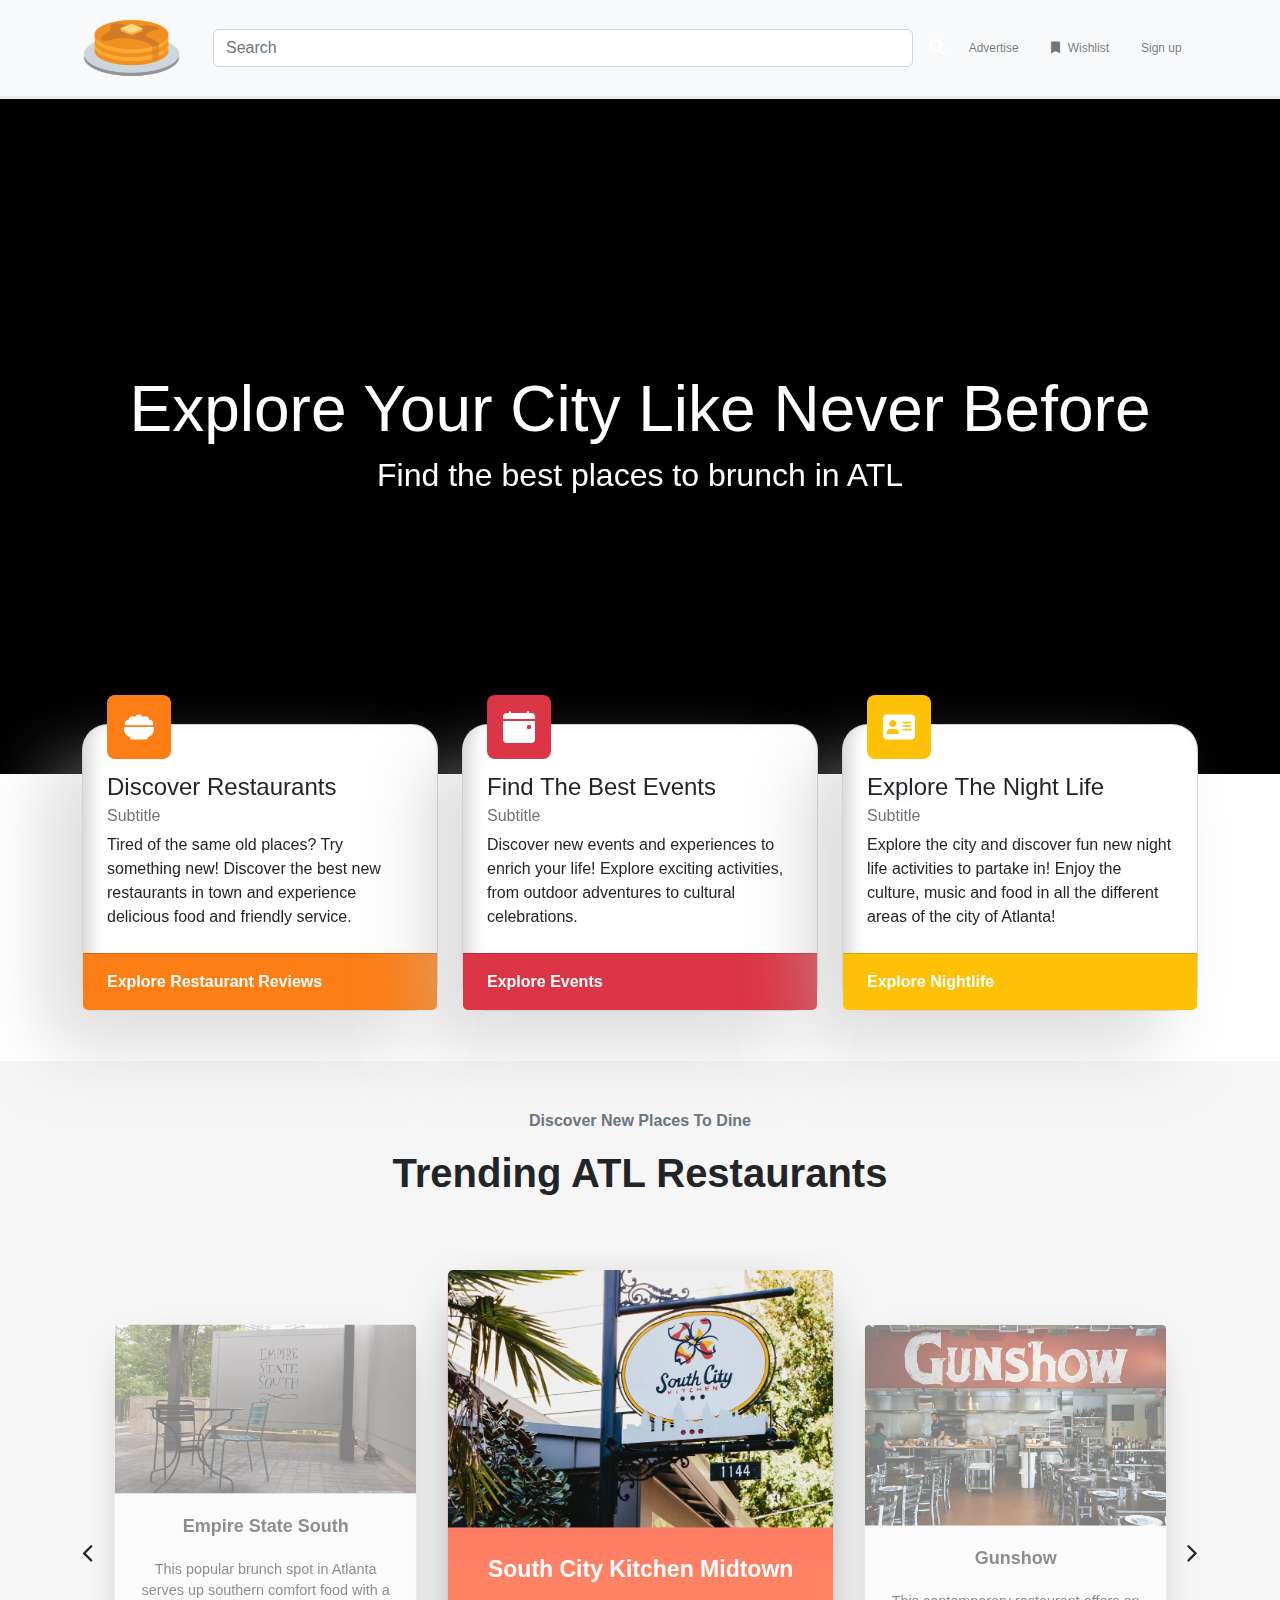
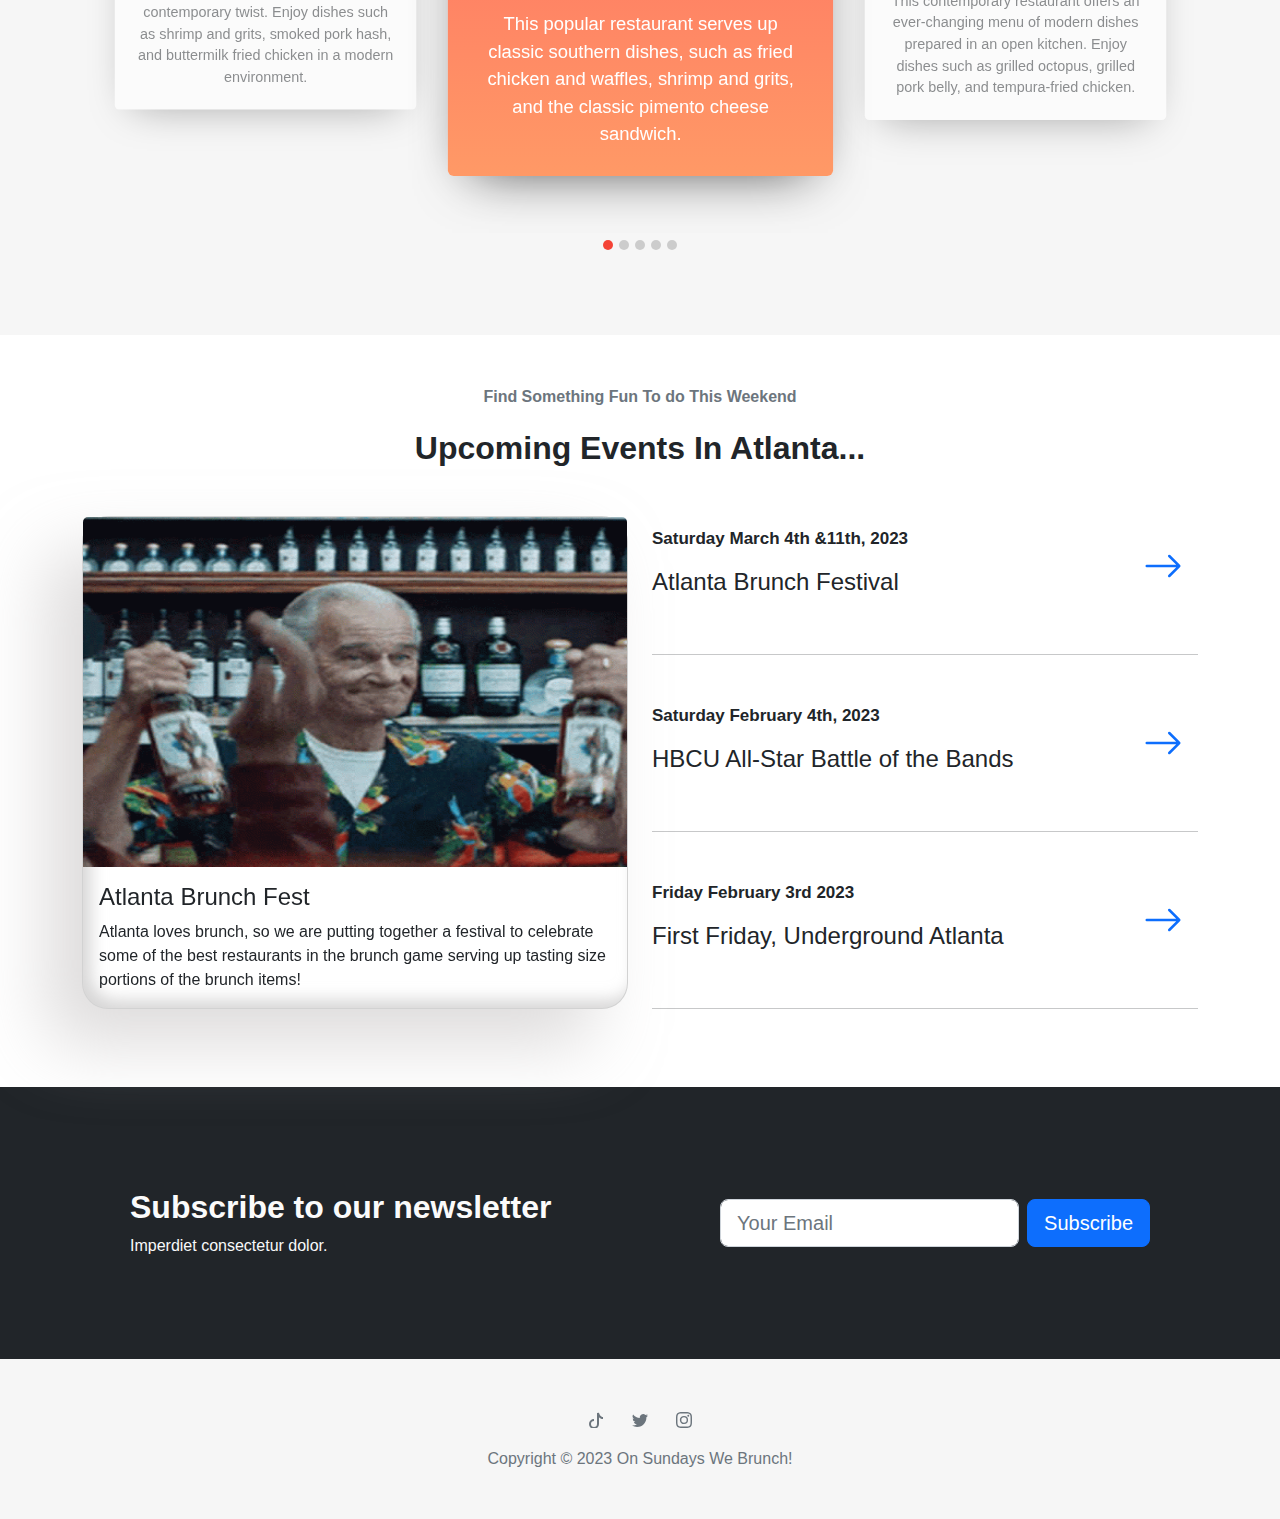
<file: index.html>
<!DOCTYPE html>
<html lang="en">

<head>
    <meta charset="utf-8">
    <meta name="viewport" content="width=device-width, initial-scale=1.0, shrink-to-fit=no">
    <title>On Sundays We Brunch</title>
    <link rel="stylesheet" href="assets/bootstrap/css/bootstrap.min.css">
    <link rel="stylesheet" href="assets/css/swiper-icons.css">
    <link rel="stylesheet" href="assets/fonts/fontawesome-all.min.css">
    <link rel="stylesheet" href="assets/css/aos.min.css">
    <link rel="stylesheet" href="assets/css/Bold-BS4-Header-with-HTML5-Video-Background.css">
    <link rel="stylesheet" href="assets/css/Hero-Clean-Reverse-images.css">
    <link rel="stylesheet" href="assets/css/Navbar-Right-Links-Dark-icons.css">
    <link rel="stylesheet" href="assets/css/shape.css">
    <link rel="stylesheet" href="assets/css/styles.css">
    <link rel="stylesheet" href="https://cdnjs.cloudflare.com/ajax/libs/font-awesome/4.7.0/css/font-awesome.min.css">
    <link rel="stylesheet" href="assets/css/owl.carousel.min.css">
    <link rel="stylesheet" href="assets/css/styles-1.css">
    <link rel="stylesheet" href="assets/css/banner.css">
    <link rel="stylesheet" href="assets/css/Lightbox-Gallery-baguetteBox.min.css">
    <link rel="stylesheet" href="assets/css/lists.css">
    <link rel="stylesheet" href="assets/css/Simple-Slider-swiper-bundle.min.css">
    <link rel="stylesheet" href="assets/css/Simple-Slider.css">
</head>

<body>
    <nav class="navbar navbar-light navbar-expand-lg sticky-top bg-light" style="box-shadow: inset 0px 0px;border-style: none;border-bottom-style: solid;border-bottom-color: rgba(224,224,224,0.5);">
        <div class="container"><a class="navbar-brand" href="index.html"><img id="MDB-logo" src="assets/img/On%20Sundays.png" alt="MDB Logo" draggable="false" height="70" width="99"></a><button data-bs-toggle="collapse" class="navbar-toggler" data-bs-target="#navbarSupportedContent" type="button" data-mdb-toggle="collapse" data-mdb-target="#navbarSupportedContent" aria-controls="navbarSupportedContent" aria-expanded="false" aria-label="Toggle navigation"><i class="fas fa-bars"></i></button>
            <div class="collapse navbar-collapse" id="navbarSupportedContent">
                <ul class="navbar-nav me-3">
                    <li class="nav-item"></li>
                </ul>
                <form class="d-flex align-items-center w-100 form-search">
                    <div class="input-group"><input class="form-control form-control" type="search" placeholder="Search" aria-label="Search"></div><a href="#!" class="text-white"><i class="fas fa-search ps-3"></i></a>
                </form>
                <ul class="navbar-nav ms-3" style="font-size: 12px;">
                    <li class="nav-item me-3"><a class="nav-link d-flex align-items-center" href="#!">Advertise</a></li>
                    <li class="nav-item"><a class="nav-link d-flex align-items-center me-3" href="#!"><i class="fas fa-bookmark pe-2"></i> Wishlist </a></li>
                    <li class="nav-item" style="width: 65px;"><a class="nav-link d-flex align-items-center" href="#!">Sign up</a></li>
                </ul>
            </div>
        </div>
    </nav>
    <section style="background: var(--bs-navbar-disabled-color);">
        <div class="wrapper">
            <div class="custom-shape-divider-bottom-1675274243"><svg data-name="Layer 1" xmlns="http://www.w3.org/2000/svg" viewBox="0 0 1200 120" preserveAspectRatio="none">
        <path d="M0,0V46.29c47.79,22.2,103.59,32.17,158,28,70.36-5.37,136.33-33.31,206.8-37.5C438.64,32.43,512.34,53.67,583,72.05c69.27,18,138.3,24.88,209.4,13.08,36.15-6,69.85-17.84,104.45-29.34C989.49,25,1113-14.29,1200,52.47V0Z" opacity=".25" class="shape-fill"></path>
        <path d="M0,0V15.81C13,36.92,27.64,56.86,47.69,72.05,99.41,111.27,165,111,224.58,91.58c31.15-10.15,60.09-26.07,89.67-39.8,40.92-19,84.73-46,130.83-49.67,36.26-2.85,70.9,9.42,98.6,31.56,31.77,25.39,62.32,62,103.63,73,40.44,10.79,81.35-6.69,119.13-24.28s75.16-39,116.92-43.05c59.73-5.85,113.28,22.88,168.9,38.84,30.2,8.66,59,6.17,87.09-7.5,22.43-10.89,48-26.93,60.65-49.24V0Z" opacity=".5" class="shape-fill"></path>
        <path d="M0,0V5.63C149.93,59,314.09,71.32,475.83,42.57c43-7.64,84.23-20.12,127.61-26.46,59-8.63,112.48,12.24,165.56,35.4C827.93,77.22,886,95.24,951.2,90c86.53-7,172.46-45.71,248.8-84.81V0Z" class="shape-fill"></path>
    </svg></div>
            <div>
                <header>
                    <div class="overlay"><video width="560" height="315 " preload="auto" autoplay="" loop="">
                            <source src="http://vimeo-hp-videos.global.ssl.fastly.net/3/3.mp4" type="video/mp4">
                        </video>
                        <div class="video" playsinline="playsinline" autoplay="autoplay" muted="muted" loop="loop">
                            <div class="source" src="http://vimeo-hp-videos.global.ssl.fastly.net/3/3.mp4"></div>
                        </div>
                    </div>
                    <div class="container h-100">
                        <div class="d-flex text-center h-100">
                            <div class="my-auto w-100 text-white">
                                <h1 data-aos="fade-down" data-aos-once="true" class="display-3">Explore Your City Like Never Before</h1>
                                <h2 data-aos="fade-down" data-aos-delay="400" data-aos-once="true">Find the best places to brunch in ATL</h2>
                            </div>
                        </div>
                        <div class="row">
                            <div class="col"></div>
                        </div>
                    </div>
                </header>
            </div>
        </div>
        <div class="container h-100 position-relative" style="top: -50px;">
            <div class="row gy-5 gy-lg-0 row-cols-1 row-cols-md-2 row-cols-lg-3">
                <div class="col" data-aos="fade-up" data-aos-delay="200" data-aos-once="true">
                    <div class="card" id="featured">
                        <div class="card-body pt-5 p-4">
                            <div class="bs-icon-lg bs-icon-rounded bs-icon-primary d-flex flex-shrink-0 justify-content-center align-items-center position-absolute mb-3 bs-icon" style="top: -30px;background: var(--bs-orange);"><svg xmlns="http://www.w3.org/2000/svg" viewBox="0 -32 576 576" width="1em" height="1em" fill="currentColor">
                                    <!--! Font Awesome Free 6.1.1 by @fontawesome - https://fontawesome.com License - https://fontawesome.com/license/free (Icons: CC BY 4.0, Fonts: SIL OFL 1.1, Code: MIT License) Copyright 2022 Fonticons, Inc. -->
                                    <path d="M96 128C96.53 128 97.07 128 97.6 128C105 91.49 137.3 64 176 64C190.1 64 204.1 68.1 216.9 75.25C230.2 49.55 257.1 32 288 32C318.9 32 345.8 49.56 359.1 75.25C371 68.1 385 64 400 64C438.7 64 470.1 91.49 478.4 128C478.9 128 479.5 128 480 128C515.3 128 544 156.7 544 192C544 203.7 540.9 214.6 535.4 224H40.56C35.12 214.6 32 203.7 32 192C32 156.7 60.65 128 96 128H96zM16 283.4C16 268.3 28.28 256 43.43 256H532.6C547.7 256 560 268.3 560 283.4C560 356.3 512.6 418.2 446.9 439.8C447.6 442.4 448 445.2 448 448C448 465.7 433.7 480 416 480H160C142.3 480 128 465.7 128 448C128 445.2 128.4 442.4 129.1 439.8C63.4 418.2 16 356.3 16 283.4H16z"></path>
                                </svg></div>
                            <h4 class="card-title">Discover Restaurants</h4>
                            <h6 class="text-muted card-subtitle mb-2">Subtitle</h6>
                            <p class="card-text">Tired of the same old places? Try something new! Discover the best new restaurants in town and experience delicious food and friendly service.</p>
                        </div>
                        <div class="card-footer p-4 py-3" style="background: rgb(253,126,20);"><a href="resturants.html" style="color: var(--bs-card-bg);font-weight: bold;">Explore Restaurant Reviews</a></div>
                    </div>
                </div>
                <div class="col" data-aos="fade-up" data-aos-delay="250" data-aos-once="true">
                    <div class="card">
                        <div class="card-body pt-5 p-4">
                            <div class="bs-icon-lg bs-icon-rounded bs-icon-primary d-flex flex-shrink-0 justify-content-center align-items-center position-absolute mb-3 bs-icon" style="top: -30px;background: var(--bs-danger);"><svg xmlns="http://www.w3.org/2000/svg" width="1em" height="1em" fill="currentColor" viewBox="0 0 16 16" class="bi bi-calendar-event-fill">
                                    <path d="M4 .5a.5.5 0 0 0-1 0V1H2a2 2 0 0 0-2 2v1h16V3a2 2 0 0 0-2-2h-1V.5a.5.5 0 0 0-1 0V1H4V.5zM16 14V5H0v9a2 2 0 0 0 2 2h12a2 2 0 0 0 2-2zm-3.5-7h1a.5.5 0 0 1 .5.5v1a.5.5 0 0 1-.5.5h-1a.5.5 0 0 1-.5-.5v-1a.5.5 0 0 1 .5-.5z"></path>
                                </svg></div>
                            <h4 class="card-title">Find The Best Events</h4>
                            <h6 class="text-muted card-subtitle mb-2">Subtitle</h6>
                            <p class="card-text">Discover new events and experiences to enrich your life! Explore exciting activities, from outdoor adventures to cultural celebrations.</p>
                        </div>
                        <div class="card-footer p-4 py-3" style="background: rgb(220,53,69);"><a href="#" style="color: var(--bs-card-bg);font-weight: bold;">Explore Events</a></div>
                    </div>
                </div>
                <div class="col" data-aos="fade-up" data-aos-delay="300" data-aos-once="true">
                    <div class="card">
                        <div class="card-body pt-5 p-4">
                            <div class="bs-icon-lg bs-icon-rounded bs-icon-primary d-flex flex-shrink-0 justify-content-center align-items-center position-absolute mb-3 bs-icon" style="top: -30px;background: var(--bs-yellow);"><svg xmlns="http://www.w3.org/2000/svg" viewBox="0 -32 576 576" width="1em" height="1em" fill="currentColor">
                                    <!--! Font Awesome Free 6.1.1 by @fontawesome - https://fontawesome.com License - https://fontawesome.com/license/free (Icons: CC BY 4.0, Fonts: SIL OFL 1.1, Code: MIT License) Copyright 2022 Fonticons, Inc. -->
                                    <path d="M512 32H64C28.65 32 0 60.65 0 96v320c0 35.35 28.65 64 64 64h448c35.35 0 64-28.65 64-64V96C576 60.65 547.3 32 512 32zM176 128c35.35 0 64 28.65 64 64s-28.65 64-64 64s-64-28.65-64-64S140.7 128 176 128zM272 384h-192C71.16 384 64 376.8 64 368C64 323.8 99.82 288 144 288h64c44.18 0 80 35.82 80 80C288 376.8 280.8 384 272 384zM496 320h-128C359.2 320 352 312.8 352 304S359.2 288 368 288h128C504.8 288 512 295.2 512 304S504.8 320 496 320zM496 256h-128C359.2 256 352 248.8 352 240S359.2 224 368 224h128C504.8 224 512 231.2 512 240S504.8 256 496 256zM496 192h-128C359.2 192 352 184.8 352 176S359.2 160 368 160h128C504.8 160 512 167.2 512 176S504.8 192 496 192z"></path>
                                </svg></div>
                            <h4 class="card-title">Explore The Night Life</h4>
                            <h6 class="text-muted card-subtitle mb-2">Subtitle</h6>
                            <p class="card-text">Explore the city and discover fun new night life activities to partake in! Enjoy the culture, music and food in all the different areas of the city of Atlanta!&nbsp;</p>
                        </div>
                        <div class="card-footer p-4 py-3" style="background: rgb(255,193,7);"><a href="#" style="color: var(--bs-card-bg);font-weight: bold;">Explore Nightlife</a></div>
                    </div>
                </div>
            </div>
        </div>
    </section>
    <section style="background: rgb(246,246,246);">
        <div class="container py-4 py-xl-5">
            <div class="row mb-5">
                <div class="col-md-8 col-xl-6 text-center mx-auto">
                    <p class="text-muted"><strong>Discover New Places To Dine</strong></p>
                    <h1 style="font-weight: bold;">Trending ATL Restaurants</h1>
                </div>
            </div>
            <div class="row gy-4 row-cols-1 row-cols-md-2 row-cols-xl-3">
                <div class="col-xl-12">
                    <div class="slider">
                        <div class="owl-carousel">
                            <div class="slider-card">
                                <div class="d-flex justify-content-center align-items-center mb-4"><img src="assets/img/76690exterior2.avif" alt=""></div>
                                <h5 class="text-center mb-0"><b> South City Kitchen Midtown</b></h5>
                                <p class="text-center p-4"> This popular restaurant serves up classic southern dishes, such as fried chicken and waffles, shrimp and grits, and the classic pimento cheese sandwich.</p>
                            </div>
                            <div class="slider-card">
                                <div class="d-flex justify-content-center align-items-center mb-4"><img src="assets/img/Gunshow.jpg" alt=""></div>
                                <h5 class="text-center mb-0"><b>Gunshow</b></h5>
                                <p class="text-center p-4">This contemporary restaurant offers an ever-changing menu of modern dishes prepared in an open kitchen. Enjoy dishes such as grilled octopus, grilled pork belly, and tempura-fried chicken.</p>
                            </div>
                            <div class="slider-card">
                                <div class="d-flex justify-content-center align-items-center mb-4"><img src="assets/img/Bantam___Biddy_Cresent-0013.0.0.jpg" alt=""></div>
                                <h5 class="text-center mb-0"><b>Bantam + Biddy</b></h5>
                                <p class="text-center p-4">This restaurant specializes in classic southern comfort dishes, including fried chicken and waffles, shrimp and grits, and smoked pork hash.</p>
                            </div>
                            <div class="slider-card">
                                <div class="d-flex justify-content-center align-items-center mb-4"><img src="assets/img/Optimist6.0.0.1507739500.0.jpg" alt=""></div>
                                <h5 class="text-center mb-0"><b>The Optimist</b></h5>
                                <p class="text-center p-4">This seafood-centric restaurant offers a seafood-centric brunch menu, featuring dishes such as Gulf shrimp and grits, local smoked catfish, and a variety of oysters.</p>
                            </div>
                            <div class="slider-card">
                                <div class="d-flex justify-content-center align-items-center mb-4"><img src="assets/img/empire-state-south-bs1_1024xx7631-4292-0-336.jpg" alt=""></div>
                                <h5 class="text-center mb-0"><b>Empire State South</b></h5>
                                <p class="text-center p-4">This popular brunch spot in Atlanta serves up southern comfort food with a contemporary twist. Enjoy dishes such as shrimp and grits, smoked pork hash, and buttermilk fried chicken in a modern environment. </p>
                            </div>
                        </div>
                    </div>
                </div>
            </div>
        </div>
    </section>
    <section style="padding-top: 30px;padding-bottom: 30px;">
        <div class="row mb-5">
            <div class="col-md-8 col-xl-6 text-center mx-auto">
                <p class="text-muted" style="margin-top: 20px;margin-bottom: 20px;"><strong>Find Something Fun To do This Weekend</strong></p>
                <h2 style="margin-top: 1px;margin-bottom: 1px;font-weight: bold;">Upcoming Events In Atlanta...</h2>
            </div>
        </div>
        <div class="container">
            <div class="row">
                <div class="col-md-6">
                    <div class="card"><img class="card-img-top w-100 d-block" src="assets/img/liquor-oldman.gif" height="350px">
                        <div class="card-body">
                            <h4 class="card-title">Atlanta Brunch Fest</h4>
                            <p class="card-text">Atlanta loves brunch, so we are putting together a festival to celebrate some of the best restaurants in the brunch game serving up tasting size portions of the brunch items!</p>
                        </div>
                    </div>
                </div>
                <div class="col-md-6">
                    <div class="row" style="margin-top: 10px;margin-bottom: 10px;">
                        <div class="col">
                            <p class="lead" style="font-weight: bold;font-size: 17px;"><strong>Saturday March 4th &amp;11th, 2023</strong></p>
                            <h4>Atlanta Brunch Festival</h4>
                        </div>
                        <div class="col-2 d-flex d-xxl-flex justify-content-center align-items-center justify-content-xxl-center align-items-xxl-center">
                            <div class="bs-icon-xl d-flex flex-shrink-0 justify-content-center align-items-center justify-content-xxl-center bs-icon"><svg xmlns="http://www.w3.org/2000/svg" width="1em" height="1em" fill="currentColor" viewBox="0 0 16 16" class="bi bi-arrow-right">
                                    <path fill-rule="evenodd" d="M1 8a.5.5 0 0 1 .5-.5h11.793l-3.147-3.146a.5.5 0 0 1 .708-.708l4 4a.5.5 0 0 1 0 .708l-4 4a.5.5 0 0 1-.708-.708L13.293 8.5H1.5A.5.5 0 0 1 1 8z"></path>
                                </svg></div>
                        </div>
                    </div>
                    <hr class="my-5">
                    <div class="d-flex align-items-center align-items-md-start align-items-xl-center">
                        <div class="d-flex"></div>
                    </div>
                    <div class="row">
                        <div class="col">
                            <p class="lead" style="font-weight: bold;font-size: 17px;"><strong>Saturday February 4th, 2023</strong></p>
                            <h4>HBCU All-Star Battle of the Bands</h4>
                        </div>
                        <div class="col-2 d-flex justify-content-center align-items-center justify-content-xxl-center align-items-xxl-center">
                            <div class="bs-icon-xl d-flex flex-shrink-0 justify-content-center align-items-center justify-content-xxl-center bs-icon"><svg xmlns="http://www.w3.org/2000/svg" width="1em" height="1em" fill="currentColor" viewBox="0 0 16 16" class="bi bi-arrow-right">
                                    <path fill-rule="evenodd" d="M1 8a.5.5 0 0 1 .5-.5h11.793l-3.147-3.146a.5.5 0 0 1 .708-.708l4 4a.5.5 0 0 1 0 .708l-4 4a.5.5 0 0 1-.708-.708L13.293 8.5H1.5A.5.5 0 0 1 1 8z"></path>
                                </svg></div>
                        </div>
                    </div>
                    <hr class="my-5">
                    <div class="row">
                        <div class="col">
                            <p class="lead" style="font-weight: bold;font-size: 17px;"><strong>Friday February 3rd 2023</strong></p>
                            <h4>First Friday, Underground Atlanta</h4>
                        </div>
                        <div class="col-2 d-flex d-xxl-flex justify-content-center align-items-center justify-content-xxl-center align-items-xxl-center">
                            <div class="bs-icon-xl d-flex flex-shrink-0 justify-content-center align-items-center justify-content-xxl-center bs-icon"><svg xmlns="http://www.w3.org/2000/svg" width="1em" height="1em" fill="currentColor" viewBox="0 0 16 16" class="bi bi-arrow-right">
                                    <path fill-rule="evenodd" d="M1 8a.5.5 0 0 1 .5-.5h11.793l-3.147-3.146a.5.5 0 0 1 .708-.708l4 4a.5.5 0 0 1 0 .708l-4 4a.5.5 0 0 1-.708-.708L13.293 8.5H1.5A.5.5 0 0 1 1 8z"></path>
                                </svg></div>
                        </div>
                    </div>
                    <hr class="my-5">
                </div>
            </div>
        </div>
    </section>
    <section class="py-4 py-xl-5" style="background: rgb(33,37,41);">
        <div class="container">
            <div class="border rounded border-0 border-light d-flex flex-column justify-content-between align-items-center flex-lg-row p-4 p-lg-5">
                <div class="text-center text-lg-start py-3 py-lg-1">
                    <h2 class="fw-bold mb-2" style="color: rgb(251,251,251);"><strong>Subscribe to our newsletter</strong></h2>
                    <p class="mb-0" style="color: var(--bs-gray-100);">Imperdiet consectetur dolor.</p>
                </div>
                <form class="d-flex justify-content-center flex-wrap my-2" method="post">
                    <div class="my-2"><input class="form-control form-control-lg" type="email" name="email" placeholder="Your Email"></div>
                    <div class="my-2"><button class="btn btn-primary btn-lg ms-sm-2" type="submit">Subscribe </button></div>
                </form>
            </div>
        </div>
    </section>
    <footer class="text-center" style="background: rgb(246,246,246);">
        <div class="container text-muted py-4 py-lg-5">
            <ul class="list-inline">
                <li class="list-inline-item me-4"><svg xmlns="http://www.w3.org/2000/svg" width="1em" height="1em" fill="currentColor" viewBox="0 0 16 16" class="bi bi-tiktok">
                        <path fill-rule="evenodd" d="m9 1 1.98-.196c.144.715.54 1.813 1.235 2.708C12.895 4.389 13.797 5 15 5v2c-1.753 0-3.07-.814-4-1.829V12a5 5 0 1 1-5-5v2a3 3 0 1 0 3 3V1Z"></path>
                    </svg></li>
                <li class="list-inline-item me-4"><svg xmlns="http://www.w3.org/2000/svg" width="1em" height="1em" fill="currentColor" viewBox="0 0 16 16" class="bi bi-twitter">
                        <path d="M5.026 15c6.038 0 9.341-5.003 9.341-9.334 0-.14 0-.282-.006-.422A6.685 6.685 0 0 0 16 3.542a6.658 6.658 0 0 1-1.889.518 3.301 3.301 0 0 0 1.447-1.817 6.533 6.533 0 0 1-2.087.793A3.286 3.286 0 0 0 7.875 6.03a9.325 9.325 0 0 1-6.767-3.429 3.289 3.289 0 0 0 1.018 4.382A3.323 3.323 0 0 1 .64 6.575v.045a3.288 3.288 0 0 0 2.632 3.218 3.203 3.203 0 0 1-.865.115 3.23 3.23 0 0 1-.614-.057 3.283 3.283 0 0 0 3.067 2.277A6.588 6.588 0 0 1 .78 13.58a6.32 6.32 0 0 1-.78-.045A9.344 9.344 0 0 0 5.026 15z"></path>
                    </svg></li>
                <li class="list-inline-item"><svg xmlns="http://www.w3.org/2000/svg" width="1em" height="1em" fill="currentColor" viewBox="0 0 16 16" class="bi bi-instagram">
                        <path d="M8 0C5.829 0 5.556.01 4.703.048 3.85.088 3.269.222 2.76.42a3.917 3.917 0 0 0-1.417.923A3.927 3.927 0 0 0 .42 2.76C.222 3.268.087 3.85.048 4.7.01 5.555 0 5.827 0 8.001c0 2.172.01 2.444.048 3.297.04.852.174 1.433.372 1.942.205.526.478.972.923 1.417.444.445.89.719 1.416.923.51.198 1.09.333 1.942.372C5.555 15.99 5.827 16 8 16s2.444-.01 3.298-.048c.851-.04 1.434-.174 1.943-.372a3.916 3.916 0 0 0 1.416-.923c.445-.445.718-.891.923-1.417.197-.509.332-1.09.372-1.942C15.99 10.445 16 10.173 16 8s-.01-2.445-.048-3.299c-.04-.851-.175-1.433-.372-1.941a3.926 3.926 0 0 0-.923-1.417A3.911 3.911 0 0 0 13.24.42c-.51-.198-1.092-.333-1.943-.372C10.443.01 10.172 0 7.998 0h.003zm-.717 1.442h.718c2.136 0 2.389.007 3.232.046.78.035 1.204.166 1.486.275.373.145.64.319.92.599.28.28.453.546.598.92.11.281.24.705.275 1.485.039.843.047 1.096.047 3.231s-.008 2.389-.047 3.232c-.035.78-.166 1.203-.275 1.485a2.47 2.47 0 0 1-.599.919c-.28.28-.546.453-.92.598-.28.11-.704.24-1.485.276-.843.038-1.096.047-3.232.047s-2.39-.009-3.233-.047c-.78-.036-1.203-.166-1.485-.276a2.478 2.478 0 0 1-.92-.598 2.48 2.48 0 0 1-.6-.92c-.109-.281-.24-.705-.275-1.485-.038-.843-.046-1.096-.046-3.233 0-2.136.008-2.388.046-3.231.036-.78.166-1.204.276-1.486.145-.373.319-.64.599-.92.28-.28.546-.453.92-.598.282-.11.705-.24 1.485-.276.738-.034 1.024-.044 2.515-.045v.002zm4.988 1.328a.96.96 0 1 0 0 1.92.96.96 0 0 0 0-1.92zm-4.27 1.122a4.109 4.109 0 1 0 0 8.217 4.109 4.109 0 0 0 0-8.217zm0 1.441a2.667 2.667 0 1 1 0 5.334 2.667 2.667 0 0 1 0-5.334z"></path>
                    </svg></li>
            </ul>
            <p class="mb-0">Copyright © 2023 On Sundays We Brunch!</p>
        </div>
    </footer>
    <script src="assets/bootstrap/js/bootstrap.min.js"></script>
    <script src="assets/js/aos.min.js"></script>
    <script src="assets/js/bs-init.js"></script>
    <script src="https://code.jquery.com/jquery-3.2.1.min.js"></script>
    <script src="https://cdn.jsdelivr.net/npm/@popperjs/core@2.9.2/dist/umd/popper.min.js"></script>
    <script src="https://cdn.jsdelivr.net/npm/bootstrap@5.0.2/dist/js/bootstrap.min.js"></script>
    <script src="assets/js/owl.carousel.min.js"></script>
    <script src="assets/js/script.js"></script>
    <script src="assets/js/Lightbox-Gallery-baguetteBox.min.js"></script>
    <script src="assets/js/Lightbox-Gallery.js"></script>
    <script src="assets/js/Simple-Slider-swiper-bundle.min.js"></script>
    <script src="assets/js/Simple-Slider.js"></script>
</body>

</html>
</file>
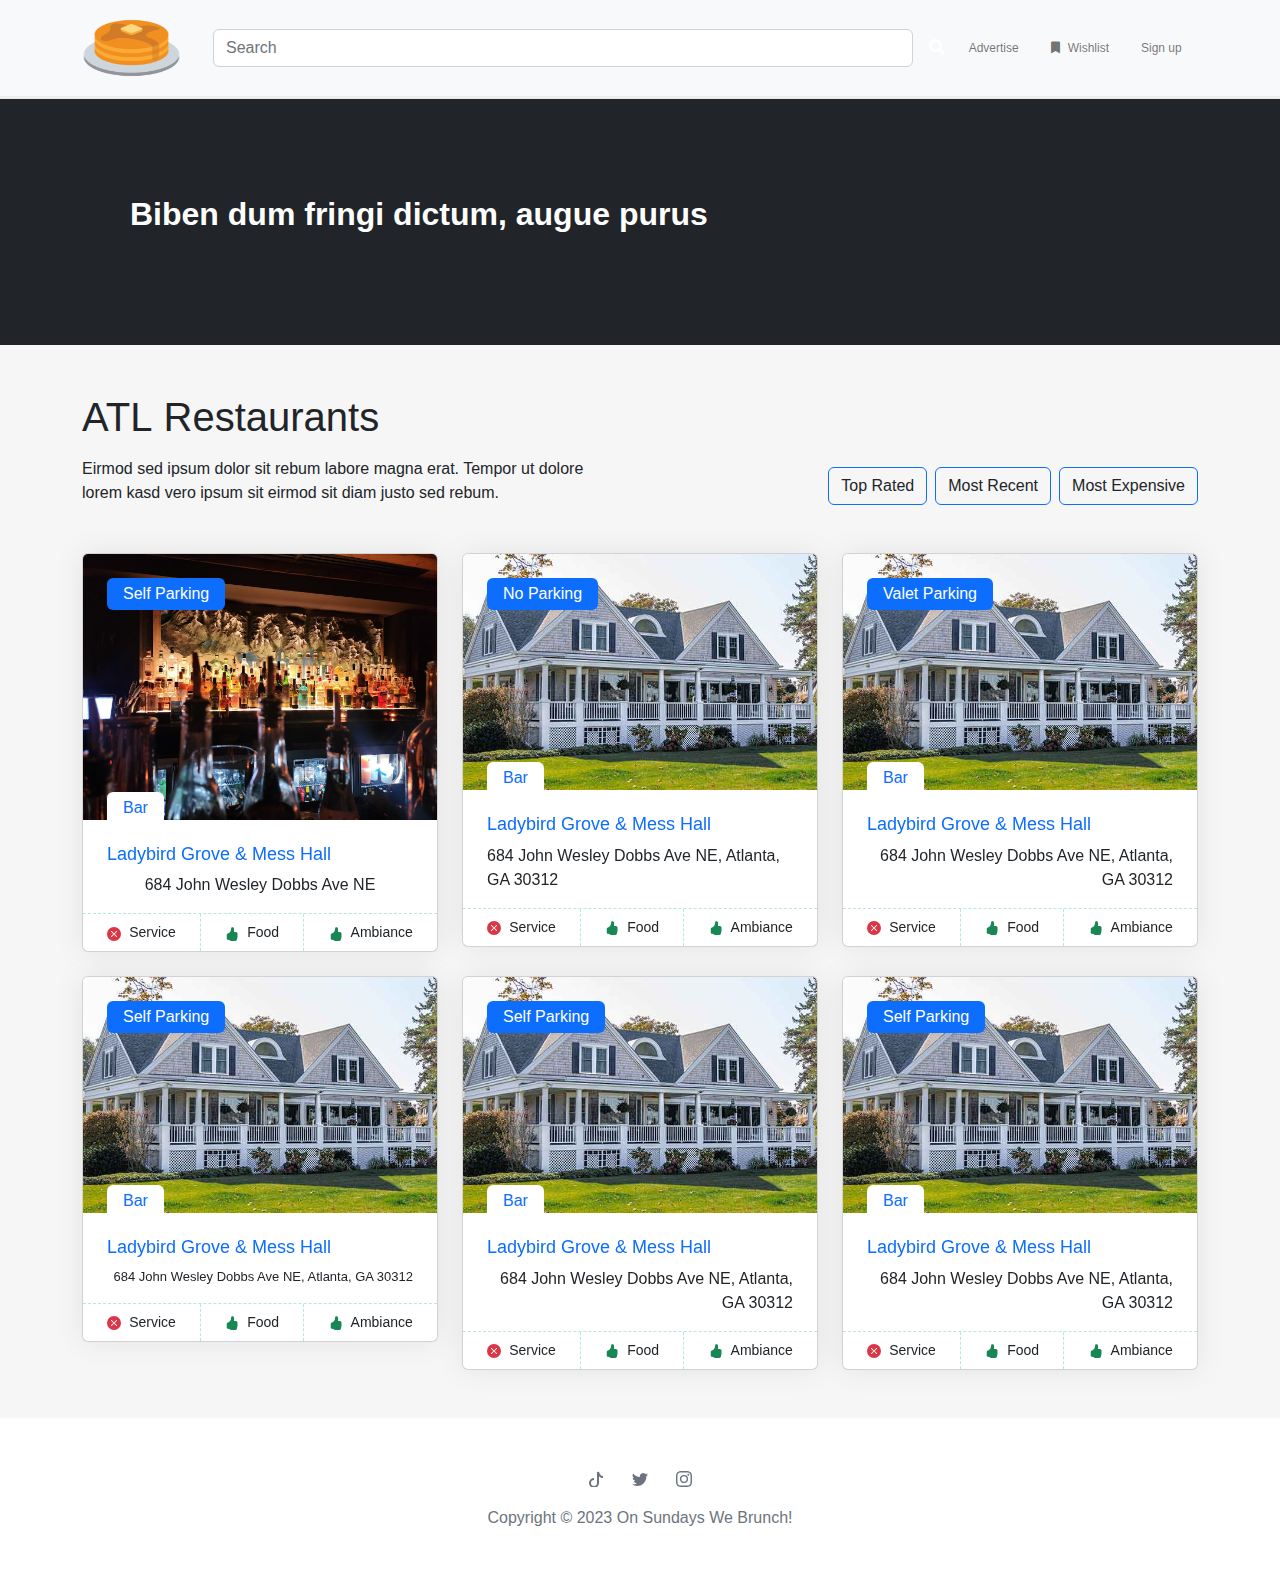
<file: resturants.html>
<!DOCTYPE html>
<html lang="en">

<head>
    <meta charset="utf-8">
    <meta name="viewport" content="width=device-width, initial-scale=1.0, shrink-to-fit=no">
    <title>On Sundays We Brunch</title>
    <link rel="stylesheet" href="assets/bootstrap/css/bootstrap.min.css">
    <link rel="stylesheet" href="assets/css/swiper-icons.css">
    <link rel="stylesheet" href="assets/fonts/fontawesome-all.min.css">
    <link rel="stylesheet" href="assets/fonts/font-awesome.min.css">
    <link rel="stylesheet" href="assets/fonts/fontawesome5-overrides.min.css">
    <link rel="stylesheet" href="assets/css/Bold-BS4-Header-with-HTML5-Video-Background.css">
    <link rel="stylesheet" href="assets/css/Hero-Clean-Reverse-images.css">
    <link rel="stylesheet" href="assets/css/Navbar-Right-Links-Dark-icons.css">
    <link rel="stylesheet" href="assets/css/shape.css">
    <link rel="stylesheet" href="assets/css/styles.css">
    <link rel="stylesheet" href="https://cdnjs.cloudflare.com/ajax/libs/font-awesome/4.7.0/css/font-awesome.min.css">
    <link rel="stylesheet" href="assets/css/owl.carousel.min.css">
    <link rel="stylesheet" href="assets/css/styles-1.css">
    <link rel="stylesheet" href="assets/css/banner.css">
    <link rel="stylesheet" href="assets/css/Lightbox-Gallery-baguetteBox.min.css">
    <link rel="stylesheet" href="assets/css/lists.css">
    <link rel="stylesheet" href="assets/css/Simple-Slider-swiper-bundle.min.css">
    <link rel="stylesheet" href="assets/css/Simple-Slider.css">
</head>

<body>
    <nav class="navbar navbar-light navbar-expand-lg sticky-top bg-light" style="box-shadow: inset 0px 0px;border-style: none;border-bottom-style: solid;border-bottom-color: rgba(224,224,224,0.5);">
        <div class="container"><a class="navbar-brand" href="index.html"><img id="MDB-logo" src="assets/img/On%20Sundays.png" alt="MDB Logo" draggable="false" height="70" width="99"></a><button data-bs-toggle="collapse" class="navbar-toggler" data-bs-target="#navbarSupportedContent" type="button" data-mdb-toggle="collapse" data-mdb-target="#navbarSupportedContent" aria-controls="navbarSupportedContent" aria-expanded="false" aria-label="Toggle navigation"><i class="fas fa-bars"></i></button>
            <div class="collapse navbar-collapse" id="navbarSupportedContent">
                <ul class="navbar-nav me-3">
                    <li class="nav-item"></li>
                </ul>
                <form class="d-flex align-items-center w-100 form-search">
                    <div class="input-group"><input class="form-control form-control" type="search" placeholder="Search" aria-label="Search"></div><a href="#!" class="text-white"><i class="fas fa-search ps-3"></i></a>
                </form>
                <ul class="navbar-nav ms-3" style="font-size: 12px;">
                    <li class="nav-item me-3"><a class="nav-link d-flex align-items-center" href="#!">Advertise</a></li>
                    <li class="nav-item"><a class="nav-link d-flex align-items-center me-3" href="#!"><i class="fas fa-bookmark pe-2"></i> Wishlist </a></li>
                    <li class="nav-item" style="width: 65px;"><a class="nav-link d-flex align-items-center" href="#!">Sign up</a></li>
                </ul>
            </div>
        </div>
    </nav>
    <section class="py-4 py-xl-5" style="background: rgb(33, 37, 41);">
        <div class="container">
            <div class="text-white bg-dark border rounded border-0 p-4 p-md-5">
                <h2 class="fw-bold text-white mb-3">Biben dum fringi dictum, augue purus</h2>
            </div>
        </div>
    </section>
    <section style="background: rgb(246,246,246);">
        <div id="Browse" class="container-xxl py-5">
            <div class="container">
                <div class="row g-0 align-items-end gx-5">
                    <div class="col-lg-6">
                        <div class="text-start mx-auto mb-5 wow slideInLeft" data-wow-delay="0.1s">
                            <h1 class="mb-3">ATL&nbsp;Restaurants&nbsp;</h1>
                            <p>Eirmod sed ipsum dolor sit rebum labore magna erat. Tempor ut dolore lorem kasd vero ipsum sit eirmod sit diam justo sed rebum.</p>
                        </div>
                    </div>
                    <div class="col-lg-6 text-start text-lg-end wow slideInRight" data-wow-delay="0.1s">
                        <ul class="nav nav-pills d-inline-flex justify-content-end mb-5">
                            <li class="nav-item me-2"><a class="btn btn-outline-primary" role="button" data-bs-toggle="pill" href="#tab-1">Top Rated</a></li>
                            <li class="nav-item me-2"><a class="btn btn-outline-primary" role="button" data-bs-toggle="pill" href="#tab-2">Most Recent</a></li>
                            <li class="nav-item me-0"><a class="btn btn-outline-primary" role="button" data-bs-toggle="pill" href="#tab-3">Most Expensive</a></li>
                        </ul>
                    </div>
                </div>
                <div class="master tab-content">
                    <div id="tab-1" class="tab-pane fade show p-0 active">
                        <div class="row g-4">
                            <div class="col-md-6 col-lg-4 wow fadeInUp" data-wow-delay="0.1s">
                                <div class="property-item rounded overflow-hidden card">
                                    <div class="position-relative overflow-hidden"><a href=""><img class="img-fluid" src="assets/img/ladybird.jpg" alt=""></a>
                                        <div class="text-white bg-primary rounded position-absolute start-0 top-0 m-4 py-1 px-3"><span>Self Parking</span></div>
                                        <div class="text-primary bg-white rounded-top position-absolute start-0 bottom-0 mx-4 pt-1 px-3"><span>Bar</span></div>
                                    </div>
                                    <div class="p-4 pb-0"><a class="d-block h5 mb-2" href="resturants-detail.html" style="font-size: 18px;"> Ladybird Grove &amp; Mess Hall</a>
                                        <p class="text-center" style="text-align: right;">684 John Wesley Dobbs Ave NE</p>
                                    </div>
                                    <div class="d-flex border-top"><small class="text-center flex-fill border-end py-2"><svg xmlns="http://www.w3.org/2000/svg" width="1em" height="1em" fill="currentColor" viewBox="0 0 16 16" class="bi bi-x-circle-fill text-danger me-2">
                                                <path d="M16 8A8 8 0 1 1 0 8a8 8 0 0 1 16 0zM5.354 4.646a.5.5 0 1 0-.708.708L7.293 8l-2.647 2.646a.5.5 0 0 0 .708.708L8 8.707l2.646 2.647a.5.5 0 0 0 .708-.708L8.707 8l2.647-2.646a.5.5 0 0 0-.708-.708L8 7.293 5.354 4.646z"></path>
                                            </svg>Service</small><small class="text-center flex-fill border-end py-2"><svg xmlns="http://www.w3.org/2000/svg" width="1em" height="1em" fill="currentColor" viewBox="0 0 16 16" class="bi bi-hand-thumbs-up-fill text-success me-2">
                                                <path d="M6.956 1.745C7.021.81 7.908.087 8.864.325l.261.066c.463.116.874.456 1.012.965.22.816.533 2.511.062 4.51a9.84 9.84 0 0 1 .443-.051c.713-.065 1.669-.072 2.516.21.518.173.994.681 1.2 1.273.184.532.16 1.162-.234 1.733.058.119.103.242.138.363.077.27.113.567.113.856 0 .289-.036.586-.113.856-.039.135-.09.273-.16.404.169.387.107.819-.003 1.148a3.163 3.163 0 0 1-.488.901c.054.152.076.312.076.465 0 .305-.089.625-.253.912C13.1 15.522 12.437 16 11.5 16H8c-.605 0-1.07-.081-1.466-.218a4.82 4.82 0 0 1-.97-.484l-.048-.03c-.504-.307-.999-.609-2.068-.722C2.682 14.464 2 13.846 2 13V9c0-.85.685-1.432 1.357-1.615.849-.232 1.574-.787 2.132-1.41.56-.627.914-1.28 1.039-1.639.199-.575.356-1.539.428-2.59z"></path>
                                            </svg>Food</small><small class="text-center flex-fill py-2"><svg xmlns="http://www.w3.org/2000/svg" width="1em" height="1em" fill="currentColor" viewBox="0 0 16 16" class="bi bi-hand-thumbs-up-fill text-success me-2">
                                                <path d="M6.956 1.745C7.021.81 7.908.087 8.864.325l.261.066c.463.116.874.456 1.012.965.22.816.533 2.511.062 4.51a9.84 9.84 0 0 1 .443-.051c.713-.065 1.669-.072 2.516.21.518.173.994.681 1.2 1.273.184.532.16 1.162-.234 1.733.058.119.103.242.138.363.077.27.113.567.113.856 0 .289-.036.586-.113.856-.039.135-.09.273-.16.404.169.387.107.819-.003 1.148a3.163 3.163 0 0 1-.488.901c.054.152.076.312.076.465 0 .305-.089.625-.253.912C13.1 15.522 12.437 16 11.5 16H8c-.605 0-1.07-.081-1.466-.218a4.82 4.82 0 0 1-.97-.484l-.048-.03c-.504-.307-.999-.609-2.068-.722C2.682 14.464 2 13.846 2 13V9c0-.85.685-1.432 1.357-1.615.849-.232 1.574-.787 2.132-1.41.56-.627.914-1.28 1.039-1.639.199-.575.356-1.539.428-2.59z"></path>
                                            </svg>Ambiance</small></div>
                                </div>
                            </div>
                            <div class="col-md-6 col-lg-4 wow fadeInUp" data-wow-delay="0.1s">
                                <div class="property-item rounded overflow-hidden card">
                                    <div class="position-relative overflow-hidden"><a href=""><img class="img-fluid" src="assets/img/img/property-1.jpg" alt=""></a>
                                        <div class="text-white bg-primary rounded position-absolute start-0 top-0 m-4 py-1 px-3"><span>No Parking</span></div>
                                        <div class="text-primary bg-white rounded-top position-absolute start-0 bottom-0 mx-4 pt-1 px-3"><span>Bar</span></div>
                                    </div>
                                    <div class="p-4 pb-0"><a class="d-block h5 mb-2" href="" style="font-size: 18px;"> Ladybird Grove &amp; Mess Hall</a>
                                        <p style="text-align: left;">684 John Wesley Dobbs Ave NE, Atlanta, GA 30312</p>
                                    </div>
                                    <div class="d-flex border-top"><small class="text-center flex-fill border-end py-2"><svg xmlns="http://www.w3.org/2000/svg" width="1em" height="1em" fill="currentColor" viewBox="0 0 16 16" class="bi bi-x-circle-fill text-danger me-2">
                                                <path d="M16 8A8 8 0 1 1 0 8a8 8 0 0 1 16 0zM5.354 4.646a.5.5 0 1 0-.708.708L7.293 8l-2.647 2.646a.5.5 0 0 0 .708.708L8 8.707l2.646 2.647a.5.5 0 0 0 .708-.708L8.707 8l2.647-2.646a.5.5 0 0 0-.708-.708L8 7.293 5.354 4.646z"></path>
                                            </svg>Service</small><small class="text-center flex-fill border-end py-2"><svg xmlns="http://www.w3.org/2000/svg" width="1em" height="1em" fill="currentColor" viewBox="0 0 16 16" class="bi bi-hand-thumbs-up-fill text-success me-2">
                                                <path d="M6.956 1.745C7.021.81 7.908.087 8.864.325l.261.066c.463.116.874.456 1.012.965.22.816.533 2.511.062 4.51a9.84 9.84 0 0 1 .443-.051c.713-.065 1.669-.072 2.516.21.518.173.994.681 1.2 1.273.184.532.16 1.162-.234 1.733.058.119.103.242.138.363.077.27.113.567.113.856 0 .289-.036.586-.113.856-.039.135-.09.273-.16.404.169.387.107.819-.003 1.148a3.163 3.163 0 0 1-.488.901c.054.152.076.312.076.465 0 .305-.089.625-.253.912C13.1 15.522 12.437 16 11.5 16H8c-.605 0-1.07-.081-1.466-.218a4.82 4.82 0 0 1-.97-.484l-.048-.03c-.504-.307-.999-.609-2.068-.722C2.682 14.464 2 13.846 2 13V9c0-.85.685-1.432 1.357-1.615.849-.232 1.574-.787 2.132-1.41.56-.627.914-1.28 1.039-1.639.199-.575.356-1.539.428-2.59z"></path>
                                            </svg>Food</small><small class="text-center flex-fill py-2"><svg xmlns="http://www.w3.org/2000/svg" width="1em" height="1em" fill="currentColor" viewBox="0 0 16 16" class="bi bi-hand-thumbs-up-fill text-success me-2">
                                                <path d="M6.956 1.745C7.021.81 7.908.087 8.864.325l.261.066c.463.116.874.456 1.012.965.22.816.533 2.511.062 4.51a9.84 9.84 0 0 1 .443-.051c.713-.065 1.669-.072 2.516.21.518.173.994.681 1.2 1.273.184.532.16 1.162-.234 1.733.058.119.103.242.138.363.077.27.113.567.113.856 0 .289-.036.586-.113.856-.039.135-.09.273-.16.404.169.387.107.819-.003 1.148a3.163 3.163 0 0 1-.488.901c.054.152.076.312.076.465 0 .305-.089.625-.253.912C13.1 15.522 12.437 16 11.5 16H8c-.605 0-1.07-.081-1.466-.218a4.82 4.82 0 0 1-.97-.484l-.048-.03c-.504-.307-.999-.609-2.068-.722C2.682 14.464 2 13.846 2 13V9c0-.85.685-1.432 1.357-1.615.849-.232 1.574-.787 2.132-1.41.56-.627.914-1.28 1.039-1.639.199-.575.356-1.539.428-2.59z"></path>
                                            </svg>Ambiance</small></div>
                                </div>
                            </div>
                            <div class="col-md-6 col-lg-4 wow fadeInUp" data-wow-delay="0.1s">
                                <div class="property-item rounded overflow-hidden card">
                                    <div class="position-relative overflow-hidden"><a href=""><img class="img-fluid" src="assets/img/img/property-1.jpg" alt=""></a>
                                        <div class="text-white bg-primary rounded position-absolute start-0 top-0 m-4 py-1 px-3"><span>Valet Parking</span></div>
                                        <div class="text-primary bg-white rounded-top position-absolute start-0 bottom-0 mx-4 pt-1 px-3"><span>Bar</span></div>
                                    </div>
                                    <div class="p-4 pb-0"><a class="d-block h5 mb-2" href="" style="font-size: 18px;"> Ladybird Grove &amp; Mess Hall</a>
                                        <p style="text-align: right;">684 John Wesley Dobbs Ave NE, Atlanta, GA 30312</p>
                                    </div>
                                    <div class="d-flex border-top"><small class="text-center flex-fill border-end py-2"><svg xmlns="http://www.w3.org/2000/svg" width="1em" height="1em" fill="currentColor" viewBox="0 0 16 16" class="bi bi-x-circle-fill text-danger me-2">
                                                <path d="M16 8A8 8 0 1 1 0 8a8 8 0 0 1 16 0zM5.354 4.646a.5.5 0 1 0-.708.708L7.293 8l-2.647 2.646a.5.5 0 0 0 .708.708L8 8.707l2.646 2.647a.5.5 0 0 0 .708-.708L8.707 8l2.647-2.646a.5.5 0 0 0-.708-.708L8 7.293 5.354 4.646z"></path>
                                            </svg>Service</small><small class="text-center flex-fill border-end py-2"><svg xmlns="http://www.w3.org/2000/svg" width="1em" height="1em" fill="currentColor" viewBox="0 0 16 16" class="bi bi-hand-thumbs-up-fill text-success me-2">
                                                <path d="M6.956 1.745C7.021.81 7.908.087 8.864.325l.261.066c.463.116.874.456 1.012.965.22.816.533 2.511.062 4.51a9.84 9.84 0 0 1 .443-.051c.713-.065 1.669-.072 2.516.21.518.173.994.681 1.2 1.273.184.532.16 1.162-.234 1.733.058.119.103.242.138.363.077.27.113.567.113.856 0 .289-.036.586-.113.856-.039.135-.09.273-.16.404.169.387.107.819-.003 1.148a3.163 3.163 0 0 1-.488.901c.054.152.076.312.076.465 0 .305-.089.625-.253.912C13.1 15.522 12.437 16 11.5 16H8c-.605 0-1.07-.081-1.466-.218a4.82 4.82 0 0 1-.97-.484l-.048-.03c-.504-.307-.999-.609-2.068-.722C2.682 14.464 2 13.846 2 13V9c0-.85.685-1.432 1.357-1.615.849-.232 1.574-.787 2.132-1.41.56-.627.914-1.28 1.039-1.639.199-.575.356-1.539.428-2.59z"></path>
                                            </svg>Food</small><small class="text-center flex-fill py-2"><svg xmlns="http://www.w3.org/2000/svg" width="1em" height="1em" fill="currentColor" viewBox="0 0 16 16" class="bi bi-hand-thumbs-up-fill text-success me-2">
                                                <path d="M6.956 1.745C7.021.81 7.908.087 8.864.325l.261.066c.463.116.874.456 1.012.965.22.816.533 2.511.062 4.51a9.84 9.84 0 0 1 .443-.051c.713-.065 1.669-.072 2.516.21.518.173.994.681 1.2 1.273.184.532.16 1.162-.234 1.733.058.119.103.242.138.363.077.27.113.567.113.856 0 .289-.036.586-.113.856-.039.135-.09.273-.16.404.169.387.107.819-.003 1.148a3.163 3.163 0 0 1-.488.901c.054.152.076.312.076.465 0 .305-.089.625-.253.912C13.1 15.522 12.437 16 11.5 16H8c-.605 0-1.07-.081-1.466-.218a4.82 4.82 0 0 1-.97-.484l-.048-.03c-.504-.307-.999-.609-2.068-.722C2.682 14.464 2 13.846 2 13V9c0-.85.685-1.432 1.357-1.615.849-.232 1.574-.787 2.132-1.41.56-.627.914-1.28 1.039-1.639.199-.575.356-1.539.428-2.59z"></path>
                                            </svg>Ambiance</small></div>
                                </div>
                            </div>
                            <div class="col-md-6 col-lg-4 wow fadeInUp" data-wow-delay="0.1s">
                                <div class="property-item rounded overflow-hidden card">
                                    <div class="position-relative overflow-hidden"><a href=""><img class="img-fluid" src="assets/img/img/property-1.jpg" alt=""></a>
                                        <div class="text-white bg-primary rounded position-absolute start-0 top-0 m-4 py-1 px-3"><span>Self Parking</span></div>
                                        <div class="text-primary bg-white rounded-top position-absolute start-0 bottom-0 mx-4 pt-1 px-3"><span>Bar</span></div>
                                    </div>
                                    <div class="p-4 pb-0"><a class="d-block h5 mb-2" href="" style="font-size: 18px;"> Ladybird Grove &amp; Mess Hall</a>
                                        <p style="text-align: right;font-size: 13px;">684 John Wesley Dobbs Ave NE, Atlanta, GA 30312</p>
                                    </div>
                                    <div class="d-flex border-top"><small class="text-center flex-fill border-end py-2"><svg xmlns="http://www.w3.org/2000/svg" width="1em" height="1em" fill="currentColor" viewBox="0 0 16 16" class="bi bi-x-circle-fill text-danger me-2">
                                                <path d="M16 8A8 8 0 1 1 0 8a8 8 0 0 1 16 0zM5.354 4.646a.5.5 0 1 0-.708.708L7.293 8l-2.647 2.646a.5.5 0 0 0 .708.708L8 8.707l2.646 2.647a.5.5 0 0 0 .708-.708L8.707 8l2.647-2.646a.5.5 0 0 0-.708-.708L8 7.293 5.354 4.646z"></path>
                                            </svg>Service</small><small class="text-center flex-fill border-end py-2"><svg xmlns="http://www.w3.org/2000/svg" width="1em" height="1em" fill="currentColor" viewBox="0 0 16 16" class="bi bi-hand-thumbs-up-fill text-success me-2">
                                                <path d="M6.956 1.745C7.021.81 7.908.087 8.864.325l.261.066c.463.116.874.456 1.012.965.22.816.533 2.511.062 4.51a9.84 9.84 0 0 1 .443-.051c.713-.065 1.669-.072 2.516.21.518.173.994.681 1.2 1.273.184.532.16 1.162-.234 1.733.058.119.103.242.138.363.077.27.113.567.113.856 0 .289-.036.586-.113.856-.039.135-.09.273-.16.404.169.387.107.819-.003 1.148a3.163 3.163 0 0 1-.488.901c.054.152.076.312.076.465 0 .305-.089.625-.253.912C13.1 15.522 12.437 16 11.5 16H8c-.605 0-1.07-.081-1.466-.218a4.82 4.82 0 0 1-.97-.484l-.048-.03c-.504-.307-.999-.609-2.068-.722C2.682 14.464 2 13.846 2 13V9c0-.85.685-1.432 1.357-1.615.849-.232 1.574-.787 2.132-1.41.56-.627.914-1.28 1.039-1.639.199-.575.356-1.539.428-2.59z"></path>
                                            </svg>Food</small><small class="text-center flex-fill py-2"><svg xmlns="http://www.w3.org/2000/svg" width="1em" height="1em" fill="currentColor" viewBox="0 0 16 16" class="bi bi-hand-thumbs-up-fill text-success me-2">
                                                <path d="M6.956 1.745C7.021.81 7.908.087 8.864.325l.261.066c.463.116.874.456 1.012.965.22.816.533 2.511.062 4.51a9.84 9.84 0 0 1 .443-.051c.713-.065 1.669-.072 2.516.21.518.173.994.681 1.2 1.273.184.532.16 1.162-.234 1.733.058.119.103.242.138.363.077.27.113.567.113.856 0 .289-.036.586-.113.856-.039.135-.09.273-.16.404.169.387.107.819-.003 1.148a3.163 3.163 0 0 1-.488.901c.054.152.076.312.076.465 0 .305-.089.625-.253.912C13.1 15.522 12.437 16 11.5 16H8c-.605 0-1.07-.081-1.466-.218a4.82 4.82 0 0 1-.97-.484l-.048-.03c-.504-.307-.999-.609-2.068-.722C2.682 14.464 2 13.846 2 13V9c0-.85.685-1.432 1.357-1.615.849-.232 1.574-.787 2.132-1.41.56-.627.914-1.28 1.039-1.639.199-.575.356-1.539.428-2.59z"></path>
                                            </svg>Ambiance</small></div>
                                </div>
                            </div>
                            <div class="col-md-6 col-lg-4 wow fadeInUp" data-wow-delay="0.1s">
                                <div class="property-item rounded overflow-hidden card">
                                    <div class="position-relative overflow-hidden"><a href=""><img class="img-fluid" src="assets/img/img/property-1.jpg" alt=""></a>
                                        <div class="text-white bg-primary rounded position-absolute start-0 top-0 m-4 py-1 px-3"><span>Self Parking</span></div>
                                        <div class="text-primary bg-white rounded-top position-absolute start-0 bottom-0 mx-4 pt-1 px-3"><span>Bar</span></div>
                                    </div>
                                    <div class="p-4 pb-0"><a class="d-block h5 mb-2" href="" style="font-size: 18px;"> Ladybird Grove &amp; Mess Hall</a>
                                        <p style="text-align: right;">684 John Wesley Dobbs Ave NE, Atlanta, GA 30312</p>
                                    </div>
                                    <div class="d-flex border-top"><small class="text-center flex-fill border-end py-2"><svg xmlns="http://www.w3.org/2000/svg" width="1em" height="1em" fill="currentColor" viewBox="0 0 16 16" class="bi bi-x-circle-fill text-danger me-2">
                                                <path d="M16 8A8 8 0 1 1 0 8a8 8 0 0 1 16 0zM5.354 4.646a.5.5 0 1 0-.708.708L7.293 8l-2.647 2.646a.5.5 0 0 0 .708.708L8 8.707l2.646 2.647a.5.5 0 0 0 .708-.708L8.707 8l2.647-2.646a.5.5 0 0 0-.708-.708L8 7.293 5.354 4.646z"></path>
                                            </svg>Service</small><small class="text-center flex-fill border-end py-2"><svg xmlns="http://www.w3.org/2000/svg" width="1em" height="1em" fill="currentColor" viewBox="0 0 16 16" class="bi bi-hand-thumbs-up-fill text-success me-2">
                                                <path d="M6.956 1.745C7.021.81 7.908.087 8.864.325l.261.066c.463.116.874.456 1.012.965.22.816.533 2.511.062 4.51a9.84 9.84 0 0 1 .443-.051c.713-.065 1.669-.072 2.516.21.518.173.994.681 1.2 1.273.184.532.16 1.162-.234 1.733.058.119.103.242.138.363.077.27.113.567.113.856 0 .289-.036.586-.113.856-.039.135-.09.273-.16.404.169.387.107.819-.003 1.148a3.163 3.163 0 0 1-.488.901c.054.152.076.312.076.465 0 .305-.089.625-.253.912C13.1 15.522 12.437 16 11.5 16H8c-.605 0-1.07-.081-1.466-.218a4.82 4.82 0 0 1-.97-.484l-.048-.03c-.504-.307-.999-.609-2.068-.722C2.682 14.464 2 13.846 2 13V9c0-.85.685-1.432 1.357-1.615.849-.232 1.574-.787 2.132-1.41.56-.627.914-1.28 1.039-1.639.199-.575.356-1.539.428-2.59z"></path>
                                            </svg>Food</small><small class="text-center flex-fill py-2"><svg xmlns="http://www.w3.org/2000/svg" width="1em" height="1em" fill="currentColor" viewBox="0 0 16 16" class="bi bi-hand-thumbs-up-fill text-success me-2">
                                                <path d="M6.956 1.745C7.021.81 7.908.087 8.864.325l.261.066c.463.116.874.456 1.012.965.22.816.533 2.511.062 4.51a9.84 9.84 0 0 1 .443-.051c.713-.065 1.669-.072 2.516.21.518.173.994.681 1.2 1.273.184.532.16 1.162-.234 1.733.058.119.103.242.138.363.077.27.113.567.113.856 0 .289-.036.586-.113.856-.039.135-.09.273-.16.404.169.387.107.819-.003 1.148a3.163 3.163 0 0 1-.488.901c.054.152.076.312.076.465 0 .305-.089.625-.253.912C13.1 15.522 12.437 16 11.5 16H8c-.605 0-1.07-.081-1.466-.218a4.82 4.82 0 0 1-.97-.484l-.048-.03c-.504-.307-.999-.609-2.068-.722C2.682 14.464 2 13.846 2 13V9c0-.85.685-1.432 1.357-1.615.849-.232 1.574-.787 2.132-1.41.56-.627.914-1.28 1.039-1.639.199-.575.356-1.539.428-2.59z"></path>
                                            </svg>Ambiance</small></div>
                                </div>
                            </div>
                            <div class="col-md-6 col-lg-4 wow fadeInUp" data-wow-delay="0.1s">
                                <div class="property-item rounded overflow-hidden card">
                                    <div class="position-relative overflow-hidden"><a href=""><img class="img-fluid" src="assets/img/img/property-1.jpg" alt=""></a>
                                        <div class="text-white bg-primary rounded position-absolute start-0 top-0 m-4 py-1 px-3"><span>Self Parking</span></div>
                                        <div class="text-primary bg-white rounded-top position-absolute start-0 bottom-0 mx-4 pt-1 px-3"><span>Bar</span></div>
                                    </div>
                                    <div class="p-4 pb-0"><a class="d-block h5 mb-2" href="" style="font-size: 18px;"> Ladybird Grove &amp; Mess Hall</a>
                                        <p style="text-align: right;">684 John Wesley Dobbs Ave NE, Atlanta, GA 30312</p>
                                    </div>
                                    <div class="d-flex border-top"><small class="text-center flex-fill border-end py-2"><svg xmlns="http://www.w3.org/2000/svg" width="1em" height="1em" fill="currentColor" viewBox="0 0 16 16" class="bi bi-x-circle-fill text-danger me-2">
                                                <path d="M16 8A8 8 0 1 1 0 8a8 8 0 0 1 16 0zM5.354 4.646a.5.5 0 1 0-.708.708L7.293 8l-2.647 2.646a.5.5 0 0 0 .708.708L8 8.707l2.646 2.647a.5.5 0 0 0 .708-.708L8.707 8l2.647-2.646a.5.5 0 0 0-.708-.708L8 7.293 5.354 4.646z"></path>
                                            </svg>Service</small><small class="text-center flex-fill border-end py-2"><svg xmlns="http://www.w3.org/2000/svg" width="1em" height="1em" fill="currentColor" viewBox="0 0 16 16" class="bi bi-hand-thumbs-up-fill text-success me-2">
                                                <path d="M6.956 1.745C7.021.81 7.908.087 8.864.325l.261.066c.463.116.874.456 1.012.965.22.816.533 2.511.062 4.51a9.84 9.84 0 0 1 .443-.051c.713-.065 1.669-.072 2.516.21.518.173.994.681 1.2 1.273.184.532.16 1.162-.234 1.733.058.119.103.242.138.363.077.27.113.567.113.856 0 .289-.036.586-.113.856-.039.135-.09.273-.16.404.169.387.107.819-.003 1.148a3.163 3.163 0 0 1-.488.901c.054.152.076.312.076.465 0 .305-.089.625-.253.912C13.1 15.522 12.437 16 11.5 16H8c-.605 0-1.07-.081-1.466-.218a4.82 4.82 0 0 1-.97-.484l-.048-.03c-.504-.307-.999-.609-2.068-.722C2.682 14.464 2 13.846 2 13V9c0-.85.685-1.432 1.357-1.615.849-.232 1.574-.787 2.132-1.41.56-.627.914-1.28 1.039-1.639.199-.575.356-1.539.428-2.59z"></path>
                                            </svg>Food</small><small class="text-center flex-fill py-2"><svg xmlns="http://www.w3.org/2000/svg" width="1em" height="1em" fill="currentColor" viewBox="0 0 16 16" class="bi bi-hand-thumbs-up-fill text-success me-2">
                                                <path d="M6.956 1.745C7.021.81 7.908.087 8.864.325l.261.066c.463.116.874.456 1.012.965.22.816.533 2.511.062 4.51a9.84 9.84 0 0 1 .443-.051c.713-.065 1.669-.072 2.516.21.518.173.994.681 1.2 1.273.184.532.16 1.162-.234 1.733.058.119.103.242.138.363.077.27.113.567.113.856 0 .289-.036.586-.113.856-.039.135-.09.273-.16.404.169.387.107.819-.003 1.148a3.163 3.163 0 0 1-.488.901c.054.152.076.312.076.465 0 .305-.089.625-.253.912C13.1 15.522 12.437 16 11.5 16H8c-.605 0-1.07-.081-1.466-.218a4.82 4.82 0 0 1-.97-.484l-.048-.03c-.504-.307-.999-.609-2.068-.722C2.682 14.464 2 13.846 2 13V9c0-.85.685-1.432 1.357-1.615.849-.232 1.574-.787 2.132-1.41.56-.627.914-1.28 1.039-1.639.199-.575.356-1.539.428-2.59z"></path>
                                            </svg>Ambiance</small></div>
                                </div>
                            </div>
                        </div>
                    </div>
                    <div id="tab-2" class="tab-pane fade show p-0">
                        <div class="row g-4">
                            <div class="col-md-6 col-lg-4">
                                <div class="property-item rounded overflow-hidden">
                                    <div class="position-relative overflow-hidden"><a href=""><img class="img-fluid" src="assets/img/img/property-1.jpg" alt=""></a>
                                        <div class="text-white bg-primary rounded position-absolute start-0 top-0 m-4 py-1 px-3"><span>For Sell</span></div>
                                        <div class="text-primary bg-white rounded-top position-absolute start-0 bottom-0 mx-4 pt-1 px-3"><span>Appartment</span></div>
                                    </div>
                                    <div class="p-4 pb-0">
                                        <h5 class="text-primary mb-3">$12,345</h5><a class="d-block h5 mb-2" href="">Golden Urban House For Sell</a>
                                        <p><i class="text-primary fa fa-map-marker-alt me-2"></i>123 Street, New York, USA</p>
                                    </div>
                                    <div class="d-flex border-top"><small class="text-center flex-fill border-end py-2"><i class="text-primary fa fa-ruler-combined me-2"></i>1000 Sqft</small><small class="text-center flex-fill border-end py-2"><i class="fa fa-bed text-primary me-2"></i>3 Bed</small><small class="text-center flex-fill py-2"><i class="fa fa-bath text-primary me-2"></i>2 Bath</small></div>
                                </div>
                            </div>
                            <div class="col-md-6 col-lg-4">
                                <div class="property-item rounded overflow-hidden">
                                    <div class="position-relative overflow-hidden"><a href=""><img class="img-fluid" src="assets/img/img/property-2.jpg" alt=""></a>
                                        <div class="text-white bg-primary rounded position-absolute start-0 top-0 m-4 py-1 px-3"><span>For Rent</span></div>
                                        <div class="text-primary bg-white rounded-top position-absolute start-0 bottom-0 mx-4 pt-1 px-3"><span>Villa</span></div>
                                    </div>
                                    <div class="p-4 pb-0">
                                        <h5 class="text-primary mb-3">$12,345</h5><a class="d-block h5 mb-2" href="">Golden Urban House For Sell</a>
                                        <p><i class="text-primary fa fa-map-marker-alt me-2"></i>123 Street, New York, USA</p>
                                    </div>
                                    <div class="d-flex border-top"><small class="text-center flex-fill border-end py-2"><i class="text-primary fa fa-ruler-combined me-2"></i>1000 Sqft</small><small class="text-center flex-fill border-end py-2"><i class="fa fa-bed text-primary me-2"></i>3 Bed</small><small class="text-center flex-fill py-2"><i class="fa fa-bath text-primary me-2"></i>2 Bath</small></div>
                                </div>
                            </div>
                            <div class="col-md-6 col-lg-4">
                                <div class="property-item rounded overflow-hidden">
                                    <div class="position-relative overflow-hidden"><a href=""><img class="img-fluid" src="assets/img/img/property-3.jpg" alt=""></a>
                                        <div class="text-white bg-primary rounded position-absolute start-0 top-0 m-4 py-1 px-3"><span>For Sell</span></div>
                                        <div class="text-primary bg-white rounded-top position-absolute start-0 bottom-0 mx-4 pt-1 px-3"><span>Office</span></div>
                                    </div>
                                    <div class="p-4 pb-0">
                                        <h5 class="text-primary mb-3">$12,345</h5><a class="d-block h5 mb-2" href="">Golden Urban House For Sell</a>
                                        <p><i class="text-primary fa fa-map-marker-alt me-2"></i>123 Street, New York, USA</p>
                                    </div>
                                    <div class="d-flex border-top"><small class="text-center flex-fill border-end py-2"><i class="text-primary fa fa-ruler-combined me-2"></i>1000 Sqft</small><small class="text-center flex-fill border-end py-2"><i class="fa fa-bed text-primary me-2"></i>3 Bed</small><small class="text-center flex-fill py-2"><i class="fa fa-bath text-primary me-2"></i>2 Bath</small></div>
                                </div>
                            </div>
                            <div class="col-md-6 col-lg-4">
                                <div class="property-item rounded overflow-hidden">
                                    <div class="position-relative overflow-hidden"><a href=""><img class="img-fluid" src="assets/img/img/property-4.jpg" alt=""></a>
                                        <div class="text-white bg-primary rounded position-absolute start-0 top-0 m-4 py-1 px-3"><span>For Rent</span></div>
                                        <div class="text-primary bg-white rounded-top position-absolute start-0 bottom-0 mx-4 pt-1 px-3"><span>Building</span></div>
                                    </div>
                                    <div class="p-4 pb-0">
                                        <h5 class="text-primary mb-3">$12,345</h5><a class="d-block h5 mb-2" href="">Golden Urban House For Sell</a>
                                        <p><i class="text-primary fa fa-map-marker-alt me-2"></i>123 Street, New York, USA</p>
                                    </div>
                                    <div class="d-flex border-top"><small class="text-center flex-fill border-end py-2"><i class="text-primary fa fa-ruler-combined me-2"></i>1000 Sqft</small><small class="text-center flex-fill border-end py-2"><i class="fa fa-bed text-primary me-2"></i>3 Bed</small><small class="text-center flex-fill py-2"><i class="fa fa-bath text-primary me-2"></i>2 Bath</small></div>
                                </div>
                            </div>
                            <div class="col-md-6 col-lg-4">
                                <div class="property-item rounded overflow-hidden">
                                    <div class="position-relative overflow-hidden"><a href=""><img class="img-fluid" src="assets/img/img/property-5.jpg" alt=""></a>
                                        <div class="text-white bg-primary rounded position-absolute start-0 top-0 m-4 py-1 px-3"><span>For Sell</span></div>
                                        <div class="text-primary bg-white rounded-top position-absolute start-0 bottom-0 mx-4 pt-1 px-3"><span>Home</span></div>
                                    </div>
                                    <div class="p-4 pb-0">
                                        <h5 class="text-primary mb-3">$12,345</h5><a class="d-block h5 mb-2" href="">Golden Urban House For Sell</a>
                                        <p><i class="text-primary fa fa-map-marker-alt me-2"></i>123 Street, New York, USA</p>
                                    </div>
                                    <div class="d-flex border-top"><small class="text-center flex-fill border-end py-2"><i class="text-primary fa fa-ruler-combined me-2"></i>1000 Sqft</small><small class="text-center flex-fill border-end py-2"><i class="fa fa-bed text-primary me-2"></i>3 Bed</small><small class="text-center flex-fill py-2"><i class="fa fa-bath text-primary me-2"></i>2 Bath</small></div>
                                </div>
                            </div>
                            <div class="col-md-6 col-lg-4">
                                <div class="property-item rounded overflow-hidden">
                                    <div class="position-relative overflow-hidden"><a href=""><img class="img-fluid" src="assets/img/img/property-6.jpg" alt=""></a>
                                        <div class="text-white bg-primary rounded position-absolute start-0 top-0 m-4 py-1 px-3"><span>For Rent</span></div>
                                        <div class="text-primary bg-white rounded-top position-absolute start-0 bottom-0 mx-4 pt-1 px-3"><span>Shop</span></div>
                                    </div>
                                    <div class="p-4 pb-0">
                                        <h5 class="text-primary mb-3">$12,345</h5><a class="d-block h5 mb-2" href="">Golden Urban House For Sell</a>
                                        <p><i class="text-primary fa fa-map-marker-alt me-2"></i>123 Street, New York, USA</p>
                                    </div>
                                    <div class="d-flex border-top"><small class="text-center flex-fill border-end py-2"><i class="text-primary fa fa-ruler-combined me-2"></i>1000 Sqft</small><small class="text-center flex-fill border-end py-2"><i class="fa fa-bed text-primary me-2"></i>3 Bed</small><small class="text-center flex-fill py-2"><i class="fa fa-bath text-primary me-2"></i>2 Bath</small></div>
                                </div>
                            </div>
                            <div class="col-12 text-center"><a class="btn btn-primary py-3 px-5" role="button" href="">Browse More Property</a></div>
                        </div>
                    </div>
                    <div id="tab-3" class="tab-pane fade show p-0">
                        <div class="row g-4">
                            <div class="col-md-6 col-lg-4">
                                <div class="property-item rounded overflow-hidden">
                                    <div class="position-relative overflow-hidden"><a href=""><img class="img-fluid" src="assets/img/img/property-1.jpg" alt=""></a>
                                        <div class="text-white bg-primary rounded position-absolute start-0 top-0 m-4 py-1 px-3"><span>For Sell</span></div>
                                        <div class="text-primary bg-white rounded-top position-absolute start-0 bottom-0 mx-4 pt-1 px-3"><span>Appartment</span></div>
                                    </div>
                                    <div class="p-4 pb-0">
                                        <h5 class="text-primary mb-3">$12,345</h5><a class="d-block h5 mb-2" href="">Golden Urban House For Sell</a>
                                        <p><i class="text-primary fa fa-map-marker-alt me-2"></i>123 Street, New York, USA</p>
                                    </div>
                                    <div class="d-flex border-top"><small class="text-center flex-fill border-end py-2"><i class="text-primary fa fa-ruler-combined me-2"></i>1000 Sqft</small><small class="text-center flex-fill border-end py-2"><i class="fa fa-bed text-primary me-2"></i>3 Bed</small><small class="text-center flex-fill py-2"><i class="fa fa-bath text-primary me-2"></i>2 Bath</small></div>
                                </div>
                            </div>
                            <div class="col-md-6 col-lg-4">
                                <div class="property-item rounded overflow-hidden">
                                    <div class="position-relative overflow-hidden"><a href=""><img class="img-fluid" src="assets/img/img/property-2.jpg" alt=""></a>
                                        <div class="text-white bg-primary rounded position-absolute start-0 top-0 m-4 py-1 px-3"><span>For Rent</span></div>
                                        <div class="text-primary bg-white rounded-top position-absolute start-0 bottom-0 mx-4 pt-1 px-3"><span>Villa</span></div>
                                    </div>
                                    <div class="p-4 pb-0">
                                        <h5 class="text-primary mb-3">$12,345</h5><a class="d-block h5 mb-2" href="">Golden Urban House For Sell</a>
                                        <p><i class="text-primary fa fa-map-marker-alt me-2"></i>123 Street, New York, USA</p>
                                    </div>
                                    <div class="d-flex border-top"><small class="text-center flex-fill border-end py-2"><i class="text-primary fa fa-ruler-combined me-2"></i>1000 Sqft</small><small class="text-center flex-fill border-end py-2"><i class="fa fa-bed text-primary me-2"></i>3 Bed</small><small class="text-center flex-fill py-2"><i class="fa fa-bath text-primary me-2"></i>2 Bath</small></div>
                                </div>
                            </div>
                            <div class="col-md-6 col-lg-4">
                                <div class="property-item rounded overflow-hidden">
                                    <div class="position-relative overflow-hidden"><a href=""><img class="img-fluid" src="assets/img/img/property-3.jpg" alt=""></a>
                                        <div class="text-white bg-primary rounded position-absolute start-0 top-0 m-4 py-1 px-3"><span>For Sell</span></div>
                                        <div class="text-primary bg-white rounded-top position-absolute start-0 bottom-0 mx-4 pt-1 px-3"><span>Office</span></div>
                                    </div>
                                    <div class="p-4 pb-0">
                                        <h5 class="text-primary mb-3">$12,345</h5><a class="d-block h5 mb-2" href="">Golden Urban House For Sell</a>
                                        <p><i class="text-primary fa fa-map-marker-alt me-2"></i>123 Street, New York, USA</p>
                                    </div>
                                    <div class="d-flex border-top"><small class="text-center flex-fill border-end py-2"><i class="text-primary fa fa-ruler-combined me-2"></i>1000 Sqft</small><small class="text-center flex-fill border-end py-2"><i class="fa fa-bed text-primary me-2"></i>3 Bed</small><small class="text-center flex-fill py-2"><i class="fa fa-bath text-primary me-2"></i>2 Bath</small></div>
                                </div>
                            </div>
                            <div class="col-md-6 col-lg-4">
                                <div class="property-item rounded overflow-hidden">
                                    <div class="position-relative overflow-hidden"><a href=""><img class="img-fluid" src="assets/img/img/property-4.jpg" alt=""></a>
                                        <div class="text-white bg-primary rounded position-absolute start-0 top-0 m-4 py-1 px-3"><span>For Rent</span></div>
                                        <div class="text-primary bg-white rounded-top position-absolute start-0 bottom-0 mx-4 pt-1 px-3"><span>Building</span></div>
                                    </div>
                                    <div class="p-4 pb-0">
                                        <h5 class="text-primary mb-3">$12,345</h5><a class="d-block h5 mb-2" href="">Golden Urban House For Sell</a>
                                        <p><i class="text-primary fa fa-map-marker-alt me-2"></i>123 Street, New York, USA</p>
                                    </div>
                                    <div class="d-flex border-top"><small class="text-center flex-fill border-end py-2"><i class="text-primary fa fa-ruler-combined me-2"></i>1000 Sqft</small><small class="text-center flex-fill border-end py-2"><i class="fa fa-bed text-primary me-2"></i>3 Bed</small><small class="text-center flex-fill py-2"><i class="fa fa-bath text-primary me-2"></i>2 Bath</small></div>
                                </div>
                            </div>
                            <div class="col-md-6 col-lg-4">
                                <div class="property-item rounded overflow-hidden">
                                    <div class="position-relative overflow-hidden"><a href=""><img class="img-fluid" src="assets/img/img/property-5.jpg" alt=""></a>
                                        <div class="text-white bg-primary rounded position-absolute start-0 top-0 m-4 py-1 px-3"><span>For Sell</span></div>
                                        <div class="text-primary bg-white rounded-top position-absolute start-0 bottom-0 mx-4 pt-1 px-3"><span>Home</span></div>
                                    </div>
                                    <div class="p-4 pb-0">
                                        <h5 class="text-primary mb-3">$12,345</h5><a class="d-block h5 mb-2" href="">Golden Urban House For Sell</a>
                                        <p><i class="text-primary fa fa-map-marker-alt me-2"></i>123 Street, New York, USA</p>
                                    </div>
                                    <div class="d-flex border-top"><small class="text-center flex-fill border-end py-2"><i class="text-primary fa fa-ruler-combined me-2"></i>1000 Sqft</small><small class="text-center flex-fill border-end py-2"><i class="fa fa-bed text-primary me-2"></i>3 Bed</small><small class="text-center flex-fill py-2"><i class="fa fa-bath text-primary me-2"></i>2 Bath</small></div>
                                </div>
                            </div>
                            <div class="col-md-6 col-lg-4">
                                <div class="property-item rounded overflow-hidden">
                                    <div class="position-relative overflow-hidden"><a href=""><img class="img-fluid" src="assets/img/img/property-6.jpg" alt=""></a>
                                        <div class="text-white bg-primary rounded position-absolute start-0 top-0 m-4 py-1 px-3"><span>For Rent</span></div>
                                        <div class="text-primary bg-white rounded-top position-absolute start-0 bottom-0 mx-4 pt-1 px-3"><span>Shop</span></div>
                                    </div>
                                    <div class="p-4 pb-0">
                                        <h5 class="text-primary mb-3">$12,345</h5><a class="d-block h5 mb-2" href="">Golden Urban House For Sell</a>
                                        <p><i class="text-primary fa fa-map-marker-alt me-2"></i>123 Street, New York, USA</p>
                                    </div>
                                    <div class="d-flex border-top"><small class="text-center flex-fill border-end py-2"><i class="text-primary fa fa-ruler-combined me-2"></i>1000 Sqft</small><small class="text-center flex-fill border-end py-2"><i class="fa fa-bed text-primary me-2"></i>3 Bed</small><small class="text-center flex-fill py-2"><i class="fa fa-bath text-primary me-2"></i>2 Bath</small></div>
                                </div>
                            </div>
                            <div class="col-12 text-center"><a class="btn btn-primary py-3 px-5" role="button" href="">Browse More Property</a></div>
                        </div>
                    </div>
                </div>
            </div>
        </div>
    </section>
    <footer class="text-center">
        <div class="container text-muted py-4 py-lg-5">
            <ul class="list-inline">
                <li class="list-inline-item me-4"><svg xmlns="http://www.w3.org/2000/svg" width="1em" height="1em" fill="currentColor" viewBox="0 0 16 16" class="bi bi-tiktok">
                        <path fill-rule="evenodd" d="m9 1 1.98-.196c.144.715.54 1.813 1.235 2.708C12.895 4.389 13.797 5 15 5v2c-1.753 0-3.07-.814-4-1.829V12a5 5 0 1 1-5-5v2a3 3 0 1 0 3 3V1Z"></path>
                    </svg></li>
                <li class="list-inline-item me-4"><svg xmlns="http://www.w3.org/2000/svg" width="1em" height="1em" fill="currentColor" viewBox="0 0 16 16" class="bi bi-twitter">
                        <path d="M5.026 15c6.038 0 9.341-5.003 9.341-9.334 0-.14 0-.282-.006-.422A6.685 6.685 0 0 0 16 3.542a6.658 6.658 0 0 1-1.889.518 3.301 3.301 0 0 0 1.447-1.817 6.533 6.533 0 0 1-2.087.793A3.286 3.286 0 0 0 7.875 6.03a9.325 9.325 0 0 1-6.767-3.429 3.289 3.289 0 0 0 1.018 4.382A3.323 3.323 0 0 1 .64 6.575v.045a3.288 3.288 0 0 0 2.632 3.218 3.203 3.203 0 0 1-.865.115 3.23 3.23 0 0 1-.614-.057 3.283 3.283 0 0 0 3.067 2.277A6.588 6.588 0 0 1 .78 13.58a6.32 6.32 0 0 1-.78-.045A9.344 9.344 0 0 0 5.026 15z"></path>
                    </svg></li>
                <li class="list-inline-item"><svg xmlns="http://www.w3.org/2000/svg" width="1em" height="1em" fill="currentColor" viewBox="0 0 16 16" class="bi bi-instagram">
                        <path d="M8 0C5.829 0 5.556.01 4.703.048 3.85.088 3.269.222 2.76.42a3.917 3.917 0 0 0-1.417.923A3.927 3.927 0 0 0 .42 2.76C.222 3.268.087 3.85.048 4.7.01 5.555 0 5.827 0 8.001c0 2.172.01 2.444.048 3.297.04.852.174 1.433.372 1.942.205.526.478.972.923 1.417.444.445.89.719 1.416.923.51.198 1.09.333 1.942.372C5.555 15.99 5.827 16 8 16s2.444-.01 3.298-.048c.851-.04 1.434-.174 1.943-.372a3.916 3.916 0 0 0 1.416-.923c.445-.445.718-.891.923-1.417.197-.509.332-1.09.372-1.942C15.99 10.445 16 10.173 16 8s-.01-2.445-.048-3.299c-.04-.851-.175-1.433-.372-1.941a3.926 3.926 0 0 0-.923-1.417A3.911 3.911 0 0 0 13.24.42c-.51-.198-1.092-.333-1.943-.372C10.443.01 10.172 0 7.998 0h.003zm-.717 1.442h.718c2.136 0 2.389.007 3.232.046.78.035 1.204.166 1.486.275.373.145.64.319.92.599.28.28.453.546.598.92.11.281.24.705.275 1.485.039.843.047 1.096.047 3.231s-.008 2.389-.047 3.232c-.035.78-.166 1.203-.275 1.485a2.47 2.47 0 0 1-.599.919c-.28.28-.546.453-.92.598-.28.11-.704.24-1.485.276-.843.038-1.096.047-3.232.047s-2.39-.009-3.233-.047c-.78-.036-1.203-.166-1.485-.276a2.478 2.478 0 0 1-.92-.598 2.48 2.48 0 0 1-.6-.92c-.109-.281-.24-.705-.275-1.485-.038-.843-.046-1.096-.046-3.233 0-2.136.008-2.388.046-3.231.036-.78.166-1.204.276-1.486.145-.373.319-.64.599-.92.28-.28.546-.453.92-.598.282-.11.705-.24 1.485-.276.738-.034 1.024-.044 2.515-.045v.002zm4.988 1.328a.96.96 0 1 0 0 1.92.96.96 0 0 0 0-1.92zm-4.27 1.122a4.109 4.109 0 1 0 0 8.217 4.109 4.109 0 0 0 0-8.217zm0 1.441a2.667 2.667 0 1 1 0 5.334 2.667 2.667 0 0 1 0-5.334z"></path>
                    </svg></li>
            </ul>
            <p class="mb-0">Copyright © 2023 On Sundays We Brunch!</p>
        </div>
    </footer>
    <script src="assets/bootstrap/js/bootstrap.min.js"></script>
    <script src="assets/js/bs-init.js"></script>
    <script src="https://code.jquery.com/jquery-3.2.1.min.js"></script>
    <script src="https://cdn.jsdelivr.net/npm/@popperjs/core@2.9.2/dist/umd/popper.min.js"></script>
    <script src="https://cdn.jsdelivr.net/npm/bootstrap@5.0.2/dist/js/bootstrap.min.js"></script>
    <script src="assets/js/owl.carousel.min.js"></script>
    <script src="assets/js/script.js"></script>
    <script src="assets/js/Lightbox-Gallery-baguetteBox.min.js"></script>
    <script src="assets/js/Lightbox-Gallery.js"></script>
    <script src="assets/js/Simple-Slider-swiper-bundle.min.js"></script>
    <script src="assets/js/Simple-Slider.js"></script>
</body>

</html>
</file>
<file: assets/css/Bold-BS4-Header-with-HTML5-Video-Background.css>
header {
  position: relative;
  background-color: black;
  height: 75vh;
  min-height: 25rem;
  width: 100%;
  overflow: hidden;
}

.detail header {
  position: relative;
  background-color: black;
  height: 75vh;
  min-height: 25rem;
  width: 100%;
  overflow: hidden;
}

header video {
  position: absolute;
  top: 50%;
  left: 50%;
  min-width: 100%;
  min-height: 100%;
  width: auto;
  height: auto;
  z-index: 1;
  -ms-transform: translateX(-50%) translateY(-50%);
  -moz-transform: translateX(-50%) translateY(-50%);
  transform: translateX(-50%) translateY(-50%);
}

header .container {
  position: relative;
  z-index: 2;
}

header .overlay {
  position: absolute;
  top: 0;
  left: 0;
  height: 100%;
  width: 100%;
  background-color: black;
  opacity: 0.5;
  z-index: 0;
}

@media (pointer: coarse) and (hover: none) {
  header {
    background: url('https://source.unsplash.com/XT5OInaElMw/1600x900') black no-repeat center center scroll;
  }
}

@media (pointer: coarse) and (hover: none) {
  header video {
    display: none;
  }
}
</file>
<file: assets/css/Hero-Clean-Reverse-images.css>
.fit-cover {
  object-fit: cover;
}

#Browse {
}

.master {
}

.detail header {
}
</file>
<file: assets/css/Navbar-Right-Links-Dark-icons.css>
.bs-icon {
  --bs-icon-size: .75rem;
  display: flex;
  flex-shrink: 0;
  justify-content: center;
  align-items: center;
  font-size: var(--bs-icon-size);
  width: calc(var(--bs-icon-size) * 2);
  height: calc(var(--bs-icon-size) * 2);
  color: var(--bs-primary);
}

.bs-icon-xs {
  --bs-icon-size: 1rem;
  width: calc(var(--bs-icon-size) * 1.5);
  height: calc(var(--bs-icon-size) * 1.5);
}

.bs-icon-sm {
  --bs-icon-size: 1rem;
}

.bs-icon-md {
  --bs-icon-size: 1.5rem;
}

.bs-icon-lg {
  --bs-icon-size: 2rem;
}

.bs-icon-xl {
  --bs-icon-size: 2.5rem;
}

.bs-icon.bs-icon-primary {
  color: var(--bs-white);
  background: var(--bs-primary);
}

.bs-icon.bs-icon-primary-light {
  color: var(--bs-primary);
  background: rgba(var(--bs-primary-rgb), .2);
}

.bs-icon.bs-icon-semi-white {
  color: var(--bs-primary);
  background: rgba(255, 255, 255, .5);
}

.bs-icon.bs-icon-rounded {
  border-radius: .5rem;
}

.bs-icon.bs-icon-circle {
  border-radius: 50%;
}
</file>
<file: assets/css/shape.css>
.custom-shape-divider-bottom-1675274243 {
  position: absolute;
  bottom: 0;
  left: 0;
  width: 100%;
  overflow: hidden;
  line-height: 0;
  transform: rotate(180deg);
}

.custom-shape-divider-bottom-1675274243 svg {
  position: relative;
  display: block;
  width: calc(200% + 1.3px);
  height: 140px;
  transform: rotateY(180deg);
}

.custom-shape-divider-bottom-1675274243 .shape-fill {
  fill: #FFFFFF;
}
</file>
<file: assets/css/styles.css>
.wrapper {
  margin: 0 auto;
  /*width: 1000px;*/
  position: relative;
}

.card {
  z-index: 3;
  backdrop-filter: blur(5px);
  -webkit-backdrop-filter: blur(5px);
  background-color: rgba(255, 255, 255, 1);
  border-radius: 26px;
  box-shadow: -35px 35px 68px 0px rgba(189, 186, 186, 0.5), inset 8px -8px 16px 0px rgba(189, 186, 186, 0.6), inset 0px 11px 28px 0px rgb(255, 255, 255);
}
</file>
<file: assets/css/styles-1.css>
html {
  scroll-behavior: smooth;
}

body {
  font-family: 'Noto Sans HK', sans-serif;
  background: #fff;
}

.slider {
  margin-bottom: 30px;
  position: relative;
}

.slider .owl-item.active.center .slider-card {
  transform: scale(1.15);
  opacity: 1;
  background: #ff9966;
  background: -webkit-linear-gradient(to bottom, #ff5e62, #ff9966);
  background: linear-gradient(to bottom, #ff5e62, #ff9966);
  color: #fff;
}

.slider-card {
  background: #fff;
  padding: 0px 0px;
  margin: 50px 15px 90px 15px;
  border-radius: 5px;
  box-shadow: 0 15px 45px -20px rgb(0 0 0 / 73%);
  transform: scale(0.9);
  opacity: 0.5;
  transition: all 0.3s;
}

.slider-card img {
  border-radius: 5px 5px 0px 0px;
}

.owl-nav .owl-prev {
  position: absolute;
  top: calc(50% - 25px);
  left: 0;
  opacity: 1;
  font-size: 30px !important;
  z-index: 1;
}

.owl-nav .owl-next {
  position: absolute;
  top: calc(50% - 25px);
  right: 0;
  opacity: 1;
  font-size: 30px !important;
  z-index: 1;
}

.owl-dots {
  text-align: center;
}

.owl-dots .owl-dot {
  height: 10px;
  width: 10px;
  border-radius: 10px;
  background: #ccc !important;
  margin-left: 3px;
  margin-right: 3px;
  outline: none;
}

.owl-dots .owl-dot.active {
  background: #f44336 !important;
}
</file>
<file: assets/css/banner.css>
.banner {
  width: 100%;
  height: 55vh;
  /*background-color: beige;*/
}

responsive : // breakpoint from 0 up 0 : option1 : value, option2 : value, ..., // breakpoint from 480 up 480 : option1 : value, option2 : value, ..., // breakpoint from 768 up 768 : option1 : value, option2 : value, ... {
}

a {
  text-decoration: none;
}
</file>
<file: assets/css/lists.css>
/* ** Property List ** */

.nav-pills .nav-item .btn {
  color: var(--dark);
}

.nav-pills .nav-item .btn:hover, .nav-pills .nav-item .btn.active {
  color: #FFFFFF;
}

.property-item {
  box-shadow: 0 0 30px rgba(0, 0, 0, .08);
}

.property-item img {
  transition: .5s;
}

.property-item:hover img {
  transform: scale(1.1);
}

.property-item .border-top {
  border-top: 1px dashed rgba(0, 185, 142, .3) !important;
}

.property-item .border-end {
  border-right: 1px dashed rgba(0, 185, 142, .3) !important;
}

/* ** Team ** */

.team-item {
  box-shadow: 0 0 30px rgba(0, 0, 0, .08);
  transition: .5s;
}

.team-item .btn {
  color: var(--primary);
  background: #FFFFFF;
  box-shadow: 0 0 30px rgba(0, 0, 0, .15);
}

.team-item .btn:hover {
  color: #FFFFFF;
  background: var(--primary);
}

.team-item:hover {
  border-color: var(--secondary) !important;
}

.team-item:hover .bg-primary {
  background: var(--secondary) !important;
}

.team-item:hover .bg-primary i {
  color: var(--secondary) !important;
}
</file>
<file: assets/css/Simple-Slider.css>
.simple-slider .swiper-slide {
  height: 500px;
  background-repeat: no-repeat;
  background-size: cover;
  background-position: center;
}

.simple-slider .swiper-button-next, .simple-slider .swiper-button-prev {
  width: 50px;
  margin-left: 20px;
  margin-right: 20px;
}

@media (max-width:767px) {
  .simple-slider .swiper-button-next, .simple-slider .swiper-button-prev {
    display: none;
  }
}

@media (max-width:767px) {
  .simple-slider .swiper-slide {
    height: 360px;
  }
}
</file>
<file: assets/fonts/fontawesome5-overrides.min.css>
.fab.fa-bitcoin:before{content:"\f379"}.far.fa-calendar:before,.fas.fa-calendar:before{content:"\f133"}.far.fa-clipboard:before,.fas.fa-clipboard:before{content:"\f328"}.fab.fa-facebook-f:before{content:"\f39e"}.fab.fa-google-plus:before{content:"\f2b3"}.fas.fa-hotel:before{content:"\f594"}.fab.fa-linkedin:before{content:"\f08c"}.fas.fa-reply:before{content:"\f3e5"}.fas.fa-thermometer:before{content:"\f491"}.fab.fa-vimeo:before{content:"\f40a"}.far.fa-window-close:before,.fas.fa-window-close:before{content:"\f410"}.fab.fa-youtube-square:before{content:"\f431"}
</file>
